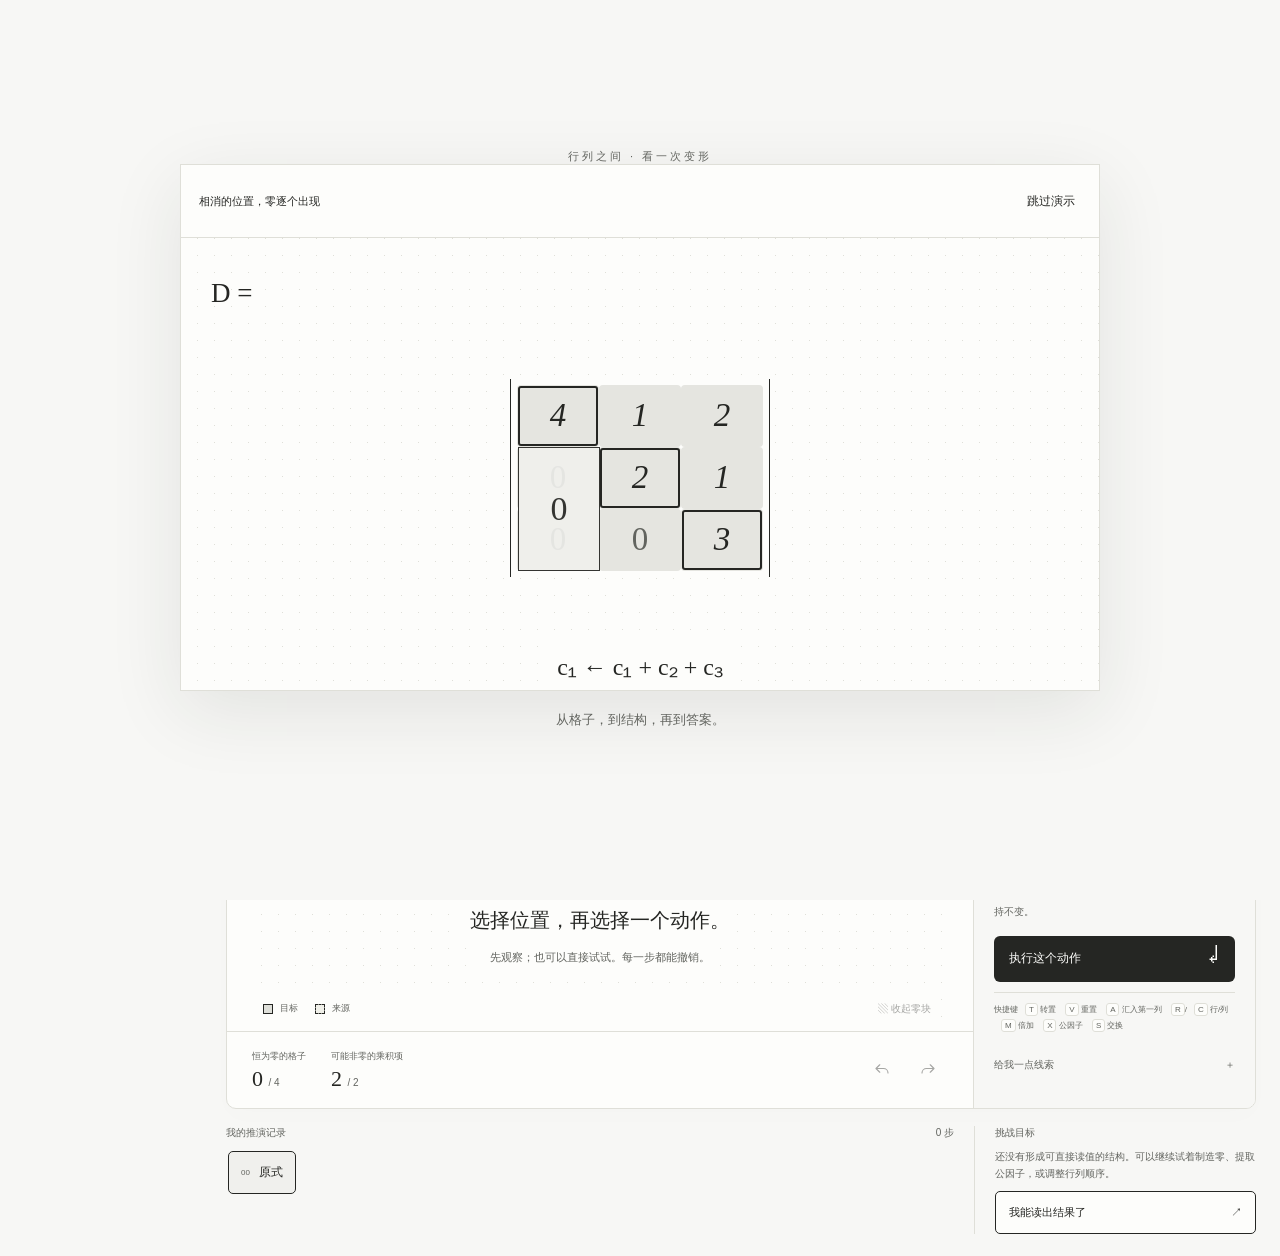
<file: index.html>
<!doctype html>
<html lang="zh-CN"><head><meta charset="UTF-8"><meta name="viewport" content="width=device-width,initial-scale=1"><meta name="theme-color" content="#f7f7f5"><meta name="description" content="由你决定下一步。自由选择行、列和变换，在声音与运动中发现行列式的结构。"><title>行列之间 — 由你决定下一步</title><link rel="stylesheet" href="styles.css"><link rel="stylesheet" href="play.css"></head>
<body class="free-play"><a class="skip" href="#main">跳到实验区</a><div class="app">
<aside class="sidebar bank-sidebar"><a class="brand" href="./" aria-label="行列之间首页"><span class="brand-mark"><i></i><i></i><i></i><i></i></span><span>行列之间<small>DETERMINANT LAB</small></span></a><div class="bank-heading"><strong>题库</strong><span id="bankProgress">0 / 78</span></div><button id="bankToggle" class="bank-toggle" aria-expanded="false">选择关卡 <span>⌄</span></button><div id="bankMenu" class="bank-menu" hidden><label class="bank-filter-label" for="bankFilter">题型</label><select id="bankFilter" class="bank-filter"><option value="all">全部题型</option></select><nav id="problemList" class="problem-list" aria-label="选择题目"></nav></div></aside>
<div class="main-shell"><header class="topbar"><div class="breadcrumb"><strong>行列式实验室</strong><span id="currentCategory">求和与消元</span></div><div class="top-actions"><button id="soundToggle" class="quiet-button" aria-pressed="true"><svg viewBox="0 0 24 24" aria-hidden="true"><path d="M4 9h4l5-4v14l-5-4H4ZM17 8a6 6 0 0 1 0 8M19 5a10 10 0 0 1 0 14"/></svg><span>音效开</span></button><button data-open="sound" class="quiet-button">试听 / 音量</button><details class="game-menu"><summary>怎么玩</summary><button id="replayTour">重看新手引导</button><button id="replayOpening">重播开屏</button><button data-open="help">操作规则</button></details></div></header>
<main id="main"><section class="problem-heading"><div><h1 id="problemTitle">01 · 求和与消元</h1><p id="problemNote">将行列式化成可以直接读值的结构。</p></div><div class="problem-navigation"><button id="demoButton" class="top-demo-button">▶ 看本题演示</button><label class="sr-only" for="problemPicker">切换题目</label><select id="problemPicker" aria-label="切换题目"></select><button id="previousProblem" class="icon-button" aria-label="上一题">←</button><button id="nextProblem" class="icon-button" aria-label="下一题">→</button></div></section><div id="principleCard" class="principle-card" hidden><span class="principle-tag">本关原理</span><span id="mengBadge" class="meng-badge" hidden>蒙</span><strong id="principleTitle"></strong><p id="principleText"></p></div>
<section class="workbench free-workbench" aria-label="自由操作实验台"><div class="experiment"><div class="canvas-toolbar"><div class="segmented" role="group" aria-label="显示模式"><button id="symbolicMode" class="active" aria-pressed="true">符号</button><button id="numericMode" aria-pressed="false">代入数字</button><button data-mode="definition" id="definitionMode">定义</button></div><div class="toolbar-right"><button id="previewToggle" class="quiet-button" aria-pressed="false">预览变化</button><button id="reset" class="icon-button" title="重新开始" aria-label="重新开始"><svg viewBox="0 0 24 24" aria-hidden="true"><path d="M4 9a8 8 0 1 1 0 6M4 3v6h6"/></svg></button></div></div>
<div id="numericControls" class="numeric-controls" hidden><label for="xValue">令 <i>x</i> = <output id="xOutput">2</output></label><input id="xValue" type="range" min="-3" max="3" value="2" step="1" aria-label="x 的取值"><span id="numericResult"></span></div>
<div class="free-stage" id="stage"><div id="stageCaption" class="play-caption">左键选目标，右键选来源；键盘也可以直接操作。</div><div class="board-area"><div id="lhs" class="math free-lhs">D =</div><div id="boardWrap" class="board-wrap"><div id="columnHandles" class="column-handles" aria-label="选择列"></div><div id="rowHandles" class="row-handles" aria-label="选择行"></div><div id="matrix" class="play-matrix" role="group" aria-label="当前行列式" data-tour-step="1"></div><div id="blocks" class="blocks" aria-hidden="true"></div><svg id="actionArrows" class="action-arrows" aria-hidden="true"></svg></div></div><div id="formula" class="math free-formula"></div><div id="feedback" class="play-feedback" role="status" aria-live="polite">先观察；也可以直接试试。每一步都能撤销。</div><div class="board-bottom"><div class="legend"><span class="target-key"></span>目标 <span class="source-key"></span>来源</div><button id="compress" class="text-button" aria-pressed="false">▧ 收起零块</button></div></div>
<div class="play-status"><div><span class="stat-label">恒为零的格子</span><strong id="zeroCount" data-tour-step="5">0 <small>/ 16</small></strong></div><div><span class="stat-label">可能非零的乘积项</span><strong id="termCount">24 <small>/ 24</small></strong></div><div class="undo-controls"><button id="undo" class="icon-button" aria-label="撤销" title="撤销"><svg viewBox="0 0 24 24" aria-hidden="true"><path d="M9 5 4 10l5 5M4 10h10a6 6 0 0 1 6 6"/></svg></button><button id="redo" class="icon-button" aria-label="重做" title="重做"><svg viewBox="0 0 24 24" aria-hidden="true"><path d="m15 5 5 5-5 5M20 10H10a6 6 0 0 0-6 6"/></svg></button></div></div></div>
<aside class="guide free-guide" aria-label="选择你的操作"><div class="guide-top"><span>你的操作台</span><span>自由选择</span></div><div class="selection-controls"><label>操作方向<select id="axis"><option value="column">按列</option><option value="row">按行</option></select></label><label>目标<select id="target" aria-label="目标行或列"></select></label><label id="sourceLabel">来源<select id="source" aria-label="来源行或列"></select></label></div><div class="selection-mode"><button id="pickTarget" aria-pressed="true">选目标</button><button id="pickSource" aria-pressed="false">选来源</button></div><p class="selection-tip" id="selectionTip">左键选目标，右键选来源；选中含公因子的行列后可直接提取。</p>
<div class="operation-grid" id="operations" role="group" aria-label="选择变换"><button data-op="add" class="op-tile active" aria-pressed="true"><span>±</span><strong>倍加 <kbd>M</kbd></strong><small>把另一行列加进来</small></button><button data-op="sum" class="op-tile" aria-pressed="false"><span>|←|</span><strong>全部汇入 <kbd>A</kbd></strong><small>其余行列一起来</small></button><button data-op="swap" class="op-tile" aria-pressed="false"><span>⇄</span><strong>交换 <kbd>S</kbd></strong><small>调换两个位置</small></button><button data-op="extractX" class="op-tile" aria-pressed="false"><span>↗</span><strong id="extractTitle">提出公因子 <kbd>X</kbd></strong><small id="extractHint">选中可提取的行列后一键执行</small></button><button data-op="scale" class="op-tile" aria-pressed="false"><span>×</span><strong>倍乘</strong><small>整行列乘一个数</small></button><button data-op="transpose" class="op-tile" aria-pressed="false"><span>⤢</span><strong>转置 <kbd>T</kbd></strong><small>行列互换看结构</small></button><button data-op="laplace" class="op-tile" aria-pressed="false"><span>▥</span><strong>拉普拉斯</strong><small>按行列展开</small></button></div>
<label class="coefficient-control" id="coefficientLabel">倍数 k <div class="coefficient-input"><input id="coefficient" value="-1" inputmode="text" aria-label="操作倍数" aria-describedby="coefficientHelp"><button id="coefficientAuto" type="button" title="自动计算倍数">自动计算</button></div><span id="coefficientHelp">选择目标和来源后自动计算；特殊结构才需要手动输入。</span></label><div class="next-operation free-next"><span>即将执行</span><div id="operationPreview" class="math"></div><p id="operationReason"></p></div><button id="apply" class="primary-button" data-tour-step="4"><span>执行这个动作</span><span>↵</span></button><div class="key-strip"><span>快捷键</span><kbd>T</kbd> 转置 <kbd>V</kbd> 重置 <kbd>A</kbd> 汇入第一列 <kbd>R</kbd>/<kbd>C</kbd> 行/列 <kbd>M</kbd> 倍加 <kbd>X</kbd> 公因子 <kbd>S</kbd> 交换</div><button id="hint" class="hint-button">给我一点线索 <span>＋</span></button><p id="hintText" class="hint-text" hidden></p><div id="demoAssist" class="demo-assist" hidden><strong>60 秒提示</strong><p>还没找到路线？点击题目标题旁的“看本题演示”观看最短参考路线。它不会改动你的进度。</p><div id="demoPanel" hidden></div></div></aside></section>
<section class="free-bottom"><div class="history-panel"><div class="section-label">我的推演记录 <span id="historyCount">0 步</span></div><div id="history" class="history-list"></div></div><div class="finish-panel"><div class="section-label">挑战目标</div><p id="structureText">让它成为能直接读值的结构。<br>不限定你用哪一种方法。</p><button id="readResult" class="result-button">我能看出答案了 <span>↗</span></button><button id="saveMoment" class="save-moment" hidden>保存这一刻</button><div id="result" class="result-content" hidden></div><div id="answerGate" class="answer-gate" data-tour-step="6" hidden><label for="answerInput">填写你的答案 <span>答案是行列式的值</span></label><div class="answer-row"><input id="answerInput" aria-label="填写行列式答案" inputmode="text" autocomplete="off" placeholder="例如 10 或 x^4"><button id="answerSubmit">提交答案</button></div><div id="answerPad" class="answer-pad" aria-label="答案数字键盘"></div><p id="answerFeedback" role="status"></p></div></div></section>
<div id="saveStatus" class="save-status" role="status"></div></main></div></div><dialog id="exitModal" class="exit-modal"><p id="exitMessage">不好玩吗？还是做题更方便，那么帮助到你学习行列式了，这就已经完成了此游戏的使命了~</p><div><button id="exitContinue" class="primary-button">继续玩</button><button id="exitOkay" class="tutorial-skip">好的</button></div></dialog>
<div id="openingDemo" class="opening-demo" hidden><div class="opening-inner"><div class="opening-kicker">行列之间 · 看一次变形</div><div class="experiment opening-experiment"><div class="canvas-toolbar"><span id="openingStep">观察：把其他列汇入第一列</span><button id="openingSkip" class="quiet-button">跳过演示</button></div><div class="free-stage"><div class="board-area"><div id="openingFactor" class="free-lhs math">D =</div><div id="openingMatrix" class="play-matrix scene-matrix"></div></div><div id="openingFormula" class="free-formula math">c₁ ← c₁ + c₂ + c₃</div></div></div><p>从格子，到结构，再到答案。</p></div></div>
<div id="tutorialOverlay" class="tutorial-overlay" hidden><div id="tourSpotlight" aria-hidden="true"></div><div class="tutorial-card" role="dialog" aria-labelledby="tutorialTitle"><div id="tutorialStepLabel" class="tutorial-kicker"></div><h2 id="tutorialTitle"></h2><p id="tutorialText"></p><span id="tutorialHint" class="sr-only"></span><button id="tutorialNext" class="primary-button">先看这里</button><button id="tutorialSkip" class="tutorial-skip">跳过引导</button></div></div>
<dialog id="demoDialog" class="demo-dialog"><div class="dialog-top"><div><span class="demo-kicker">本题演示 · 不会改变你的路线</span><h2 id="demoTitle">观看这道题如何变简单</h2></div><button id="demoClose" class="icon-button" aria-label="关闭演示">×</button></div><div class="demo-board"><div id="demoStepLabel" class="demo-step-label">准备开始</div><div id="demoFactor" class="math demo-factor">D =</div><div id="demoMatrix" class="play-matrix scene-matrix demo-matrix"></div><div id="demoScene"></div><div id="demoFormula" class="math demo-formula"></div></div><div class="demo-footer"><p id="demoReason">演示会按这道题的参考路线播放，最后自动显示答案。</p><div class="demo-controls"><button id="demoPlay" class="primary-button">暂停</button><button id="demoStep">单步</button><button id="demoReplay">重播</button><label>速度 <select id="demoSpeed"><option value="0.5">0.5×</option><option value="1" selected>1×</option><option value="2">2×</option><option value="4">4×</option></select></label></div></div></dialog>
<dialog id="infoDialog"><div class="dialog-top"><h2 id="dialogTitle"></h2><button id="closeDialog" class="icon-button" aria-label="关闭"><svg viewBox="0 0 24 24" aria-hidden="true"><path d="m6 6 12 12M18 6 6 18"/></svg></button></div><div id="dialogContent"></div></dialog><div id="srStatus" class="sr-only" role="status" aria-live="polite"></div><script src="engine.js"></script><script src="symbolic.js"></script><script src="sound.js"></script><script src="problems.js"></script><script src="motion.js"></script><script src="app.js"></script></body></html>
</file>
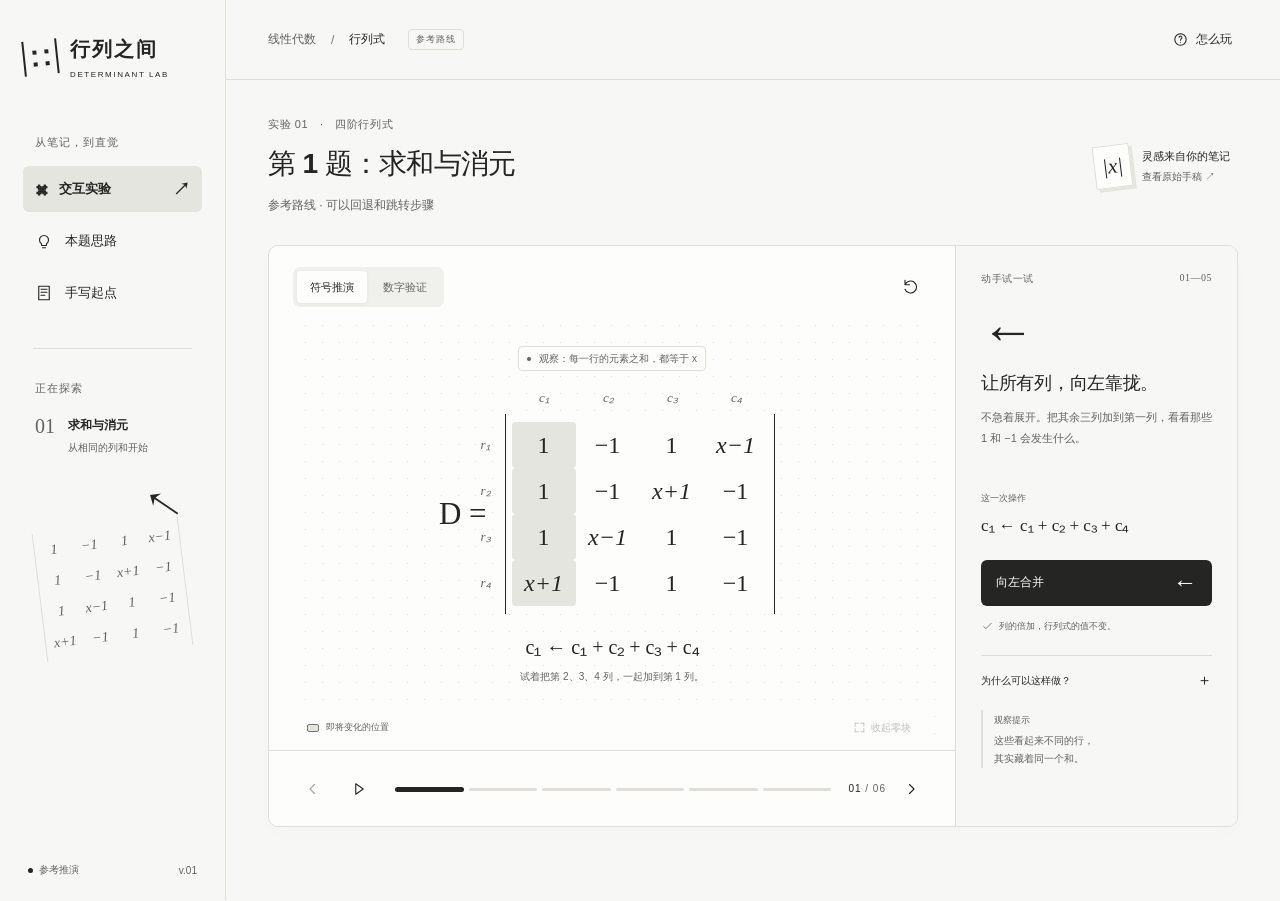
<file: guide.html>
<!doctype html>
<html lang="zh-CN">
<head>
  <meta charset="UTF-8">
  <meta name="viewport" content="width=device-width,initial-scale=1">
  <meta name="theme-color" content="#f7f7f5">
  <meta name="description" content="行列之间：让行列式的每一步变形都看得见。白灰黑交互教学模板。">
  <title>行列之间 — 行列式动态实验室</title>
  <link rel="icon" href="data:image/svg+xml,%3Csvg xmlns='http://www.w3.org/2000/svg' viewBox='0 0 40 40'%3E%3Crect width='40' height='40' rx='8' fill='%23232323'/%3E%3Cpath d='M10 9v22M30 9v22M16 15h2m4 0h2m-8 10h2m4 0h2' stroke='white' stroke-width='2'/%3E%3C/svg%3E">
  <link rel="stylesheet" href="styles.css">
</head>
<body>
<a class="skip" href="#main">跳到实验区</a>
<div class="app">
  <aside class="sidebar" aria-label="实验导航">
    <a class="brand" href="./" aria-label="行列之间首页"><span class="brand-mark"><i></i><i></i><i></i><i></i></span><span>行列之间<small>DETERMINANT LAB</small></span></a>
    <div class="sidebar-body">
      <div class="nav-caption">从笔记，到直觉</div>
      <button class="nav-item selected" id="labNav" aria-current="page"><span class="nav-icon">⌘</span>交互实验<span class="nav-arrow">↗</span></button>
      <button class="nav-item" data-open="idea"><svg viewBox="0 0 24 24" aria-hidden="true"><path d="M9 18h6M10 21h4M8.5 15.5a6 6 0 1 1 7 0L15 18H9Z"/></svg>本题思路</button>
      <button class="nav-item" data-open="note"><svg viewBox="0 0 24 24" aria-hidden="true"><path d="M5 3h14v18H5zM8 7h8M8 11h8M8 15h5"/></svg>手写起点</button>
      <div class="sidebar-rule"></div>
      <div class="nav-caption">正在探索</div>
      <div class="chapter"><span>01</span><div>求和与消元<small>从相同的列和开始</small></div></div>
      <div class="side-illustration" aria-hidden="true"><span>1</span><span>−1</span><span>1</span><span>x−1</span><span>1</span><span>−1</span><span>x+1</span><span>−1</span><span>1</span><span>x−1</span><span>1</span><span>−1</span><span>x+1</span><span>−1</span><span>1</span><span>−1</span><div class="side-arrow">↖</div></div>
      
    </div>
    <div class="sidebar-foot"><span class="status-dot"></span> 参考推演 <span>v.01</span></div>
  </aside>
  <div class="main-shell">
    <header class="topbar"><div class="breadcrumb">线性代数<span>/</span><strong>行列式</strong><span class="preview-badge">参考路线</span></div><button class="quiet-button" data-open="help"><svg viewBox="0 0 24 24" aria-hidden="true"><circle cx="12" cy="12" r="8"/><path d="M10 9a2 2 0 1 1 3 2c-1 1-1 1-1 2M12 16h.01"/></svg>怎么玩</button></header>
    <main id="main">
      <section class="page-intro"><div><div class="eyebrow">实验 01 <span>·</span> 四阶行列式</div><h1>第 1 题：求和与消元</h1><p>参考路线 · 可以回退和跳转步骤</p></div><button class="original-button" data-open="note"><span class="note-mini" aria-hidden="true">|x|</span><span>灵感来自你的笔记<small>查看原始手稿 ↗</small></span></button></section>
      <section class="workbench" aria-label="行列式交互实验台">
        <div class="experiment">
          <div class="canvas-toolbar"><div class="segmented" role="group" aria-label="显示模式"><button class="active" id="symbolicMode" aria-pressed="true">符号推演</button><button id="numericMode" aria-pressed="false">数字验证</button></div><button id="reset" class="icon-button" aria-label="重新开始" title="重新开始"><svg viewBox="0 0 24 24" aria-hidden="true"><path d="M4 9a8 8 0 1 1 0 6M4 3v6h6"/></svg></button></div>
          <div class="numeric-controls" id="numericControls" hidden><label for="xValue">令 <i>x</i> = <output id="xOutput">2</output></label><input id="xValue" type="range" min="-3" max="3" step="1" value="2" aria-label="x 的取值"><span id="numericResult"></span></div>
          <div class="matrix-stage" id="stage">
            <div class="stage-caption"><span class="live-dot"></span><span id="stageCaption">观察：每一行的元素之和，都等于 x</span></div>
            <div class="equation"><div class="lhs math" id="lhs">D =</div><div class="matrix-wrap" id="matrixWrap"><div class="column-labels" aria-hidden="true"><span>c₁</span><span>c₂</span><span>c₃</span><span>c₄</span></div><div class="row-labels" aria-hidden="true"><span>r₁</span><span>r₂</span><span>r₃</span><span>r₄</span></div><div class="matrix" id="matrix" role="img" aria-label="四阶行列式"></div><svg class="arrows" id="arrows" viewBox="0 0 360 304" aria-hidden="true"><defs><marker id="arrowHead" markerWidth="6" markerHeight="6" refX="5" refY="3" orient="auto"><path d="M0 0L6 3L0 6" fill="currentColor"/></marker></defs><g id="arrowPaths"></g></svg><div class="block-overlay" id="zeroBlock" hidden><span>0</span><small>2 × 2 零块</small></div></div><div class="final-answer math" id="finalAnswer" hidden>= x<sup>4</sup></div></div>
            <div class="operation-formula math" id="operationFormula">c₁ ← c₁ + c₂ + c₃ + c₄</div>
            <p class="canvas-note" id="canvasNote">试着把第 2、3、4 列，一起加到第 1 列。</p>
            <div class="canvas-bottom"><span><span class="legend-line"></span>即将变化的位置</span><button id="compress" class="text-button" aria-pressed="false" disabled><svg viewBox="0 0 24 24" aria-hidden="true"><path d="M4 4h6M4 4v6M20 4h-6M20 4v6M4 20h6M4 20v-6M20 20h-6M20 20v-6"/></svg>收起零块</button></div>
          </div>
          <div class="playback"><button id="prev" class="icon-button" aria-label="上一步" disabled><svg viewBox="0 0 24 24" aria-hidden="true"><path d="m14 6-6 6 6 6"/></svg></button><button id="play" class="icon-button" aria-label="自动演示" title="自动演示"><svg viewBox="0 0 24 24" aria-hidden="true"><path d="m9 5 10 7-10 7Z"/></svg></button><div class="timeline" id="timeline" aria-label="推演步骤"></div><span class="step-counter"><strong id="stepCurrent">01</strong> / 06</span><button id="next" class="icon-button" aria-label="下一步"><svg viewBox="0 0 24 24" aria-hidden="true"><path d="m10 6 6 6-6 6"/></svg></button></div>
        </div>
        <aside class="guide" aria-label="当前步骤说明"><div class="guide-top"><span>动手试一试</span><span id="guideNumber">01—05</span></div><div class="gesture" id="gesture" aria-hidden="true">←</div><h2 id="stepTitle">让所有列，向左靠拢。</h2><p id="stepDescription">不急着展开。把其余三列加到第一列，看看那些 1 和 −1 会发生什么。</p><div class="next-operation"><span id="operationLabel">这一次操作</span><div class="math" id="guideFormula">c₁ ← c₁ + c₂ + c₃ + c₄</div></div><button id="action" class="primary-button"><span id="actionText">向左合并</span><span id="actionArrow">←</span></button><div class="invariant"><svg viewBox="0 0 24 24" aria-hidden="true"><path d="m5 12 4 4L19 6"/></svg><span id="invariantText">列的倍加，行列式的值不变。</span></div><div class="guide-divider"></div><button id="why" class="why-button" aria-expanded="false"><span>为什么可以这样做？</span><span>＋</span></button><p class="why-detail" id="whyDetail" hidden></p><div class="micro-tip"><span>观察提示</span><p id="observation">这些看起来不同的行，<br>其实藏着同一个和。</p></div></aside>
      </section>
      
      
    </main>
  </div>
</div>
<div id="announcement" class="sr-only" role="status" aria-live="polite"></div>
<dialog id="infoDialog"><div class="dialog-top"><h2 id="dialogTitle"></h2><button id="closeDialog" class="icon-button" aria-label="关闭"><svg viewBox="0 0 24 24" aria-hidden="true"><path d="m6 6 12 12M18 6 6 18"/></svg></button></div><div id="dialogContent"></div></dialog>
<script src="engine.js"></script><script src="guide.js"></script>
</body>
</html>
</file>
<file: styles.css>
@charset "UTF-8";
:root{--bg:#f7f7f5;--paper:#fdfdfb;--surface:#f0f0ed;--surface-strong:#e5e5e0;--ink:#252623;--secondary:#62645f;--muted:#73766e;--line:#dfdfd8;--accent:#252623;--accent-text:#fdfdfb;--radius:10px;--ease:cubic-bezier(.22,1,.36,1);--ui:180ms;--motion:850ms;--font:"Segoe UI","Microsoft YaHei","PingFang SC",sans-serif;--math:"Cambria Math",Cambria,"Times New Roman",serif}
*{box-sizing:border-box}body{margin:0;background:var(--bg);color:var(--ink);font-family:var(--font);font-size:14px;-webkit-font-smoothing:antialiased}button,input{font:inherit}button,a,input{-webkit-tap-highlight-color:transparent}button{cursor:pointer;color:inherit}button{border:0;background:none}button:disabled{opacity:.4;cursor:default}button:not(:disabled):active{transform:translateY(1px)}button:focus-visible,a:focus-visible,input:focus-visible{outline:2px solid var(--ink);outline-offset:4px}button, a{touch-action:manipulation}a{color:inherit;text-decoration:none}svg{width:20px;height:20px;fill:none;stroke:currentColor;stroke-width:1.5;stroke-linecap:round;stroke-linejoin:round;flex-shrink:0}p{line-height:1.85}sup{font-size:.6em}.math{font-family:var(--math);font-weight:400;letter-spacing:0}.sr-only{position:absolute;width:1px;height:1px;overflow:hidden;clip:rect(0,0,0,0);white-space:nowrap}.skip{position:fixed;top:-100px;left:16px;z-index:10;padding:12px;background:var(--ink);color:var(--paper)}.skip:focus{top:12px}.app{display:grid;grid-template-columns:226px minmax(0,1fr);min-height:100dvh}.sidebar{display:flex;flex-direction:column;border-right:1px solid var(--line);padding:36px 23px 23px;min-height:100dvh}.brand{display:flex;align-items:center;gap:12px;font-size:20px;font-weight:650;letter-spacing:2px}.brand small{display:block;font-size:8px;letter-spacing:1.6px;font-weight:500;margin-top:7px}.brand-mark{width:35px;height:35px;border-left:2px solid var(--ink);border-right:2px solid var(--ink);display:grid;grid-template-columns:repeat(2,4px);justify-content:center;align-content:center;gap:8px;transform:rotate(-6deg)}.brand-mark i{width:4px;height:4px;background:var(--ink)}.sidebar-body{padding-top:56px}.nav-caption{font-size:11px;color:var(--secondary);margin:0 12px 16px;letter-spacing:1px}.nav-item{display:flex;align-items:center;width:100%;gap:12px;padding:0 12px;height:46px;font-size:13px;margin:6px 0;border-radius:6px;position:relative;text-align:left}.nav-item.selected{background:var(--surface-strong);font-weight:600}.nav-icon{font-size:23px;line-height:1}.nav-arrow{margin-left:auto;font-size:17px}.nav-item svg{width:18px;height:18px}.sidebar-rule{height:1px;background:var(--line);margin:32px 10px}.chapter{display:flex;gap:13px;padding:3px 12px}.chapter>span{font-family:var(--math);font-size:20px;color:var(--secondary)}.chapter>div{font-size:12px;line-height:1.7;font-weight:600}.chapter small{display:block;font-size:10px;font-weight:400;color:var(--secondary);margin-top:4px}.side-illustration{position:relative;font:italic 14px var(--math);display:grid;grid-template-columns:repeat(4,1fr);gap:15px 3px;text-align:center;margin:66px 16px 24px;padding:10px 3px;color:var(--secondary);border-left:1px solid var(--line);border-right:1px solid var(--line);transform:rotate(-7deg)}.side-arrow{position:absolute;right:-7px;top:-40px;font-size:42px;color:var(--ink);transform:rotate(-12deg)}.side-thought{text-align:center;font-size:12px;color:var(--secondary);line-height:1.9}.sidebar-foot{margin-top:auto;padding:58px 5px 0;font-size:10px;color:var(--secondary);display:flex;align-items:center;gap:6px}.sidebar-foot>span:last-child{margin-left:auto}.status-dot,.live-dot{display:inline-block;width:5px;height:5px;border-radius:50%;background:var(--ink)}.topbar{height:80px;border-bottom:1px solid var(--line);padding:0 42px;display:flex;align-items:center;justify-content:space-between}.breadcrumb{display:flex;align-items:center;gap:15px;color:var(--secondary);font-size:12px}.breadcrumb strong{font-weight:500;color:var(--ink)}.breadcrumb>span:not(.preview-badge){color:var(--muted)}.preview-badge{font-size:9px;border:1px solid var(--line);padding:3px 7px;margin-left:8px;border-radius:4px;letter-spacing:1px}.quiet-button{display:flex;align-items:center;gap:7px;font-size:12px;min-height:44px}.quiet-button svg{width:17px;height:17px}main{max-width:1420px;margin:0 auto;padding:37px 42px 0}.page-intro{display:flex;justify-content:space-between;align-items:center;margin-bottom:29px;gap:20px}.eyebrow{font-size:11px;color:var(--secondary);letter-spacing:.6px}.eyebrow span{margin:0 8px}h1{font-size:clamp(23px,2.2vw,34px);font-weight:570;letter-spacing:-.7px;margin:12px 0 9px;line-height:1.45}.page-intro p{margin:0;color:var(--secondary);font-size:12px}.original-button{display:flex;gap:11px;align-items:center;text-align:left;font-size:11px;padding:8px;flex-shrink:0}.original-button small{display:block;font-size:10px;color:var(--secondary);margin-top:6px}.note-mini{font:italic 21px var(--math);width:37px;height:43px;border:1px solid var(--line);background:var(--paper);box-shadow:3px 3px 0 var(--surface-strong);display:flex;align-items:center;justify-content:center;transform:rotate(-7deg)}.workbench{display:grid;grid-template-columns:minmax(0,1fr) 282px;border:1px solid var(--line);border-radius:var(--radius);background:var(--paper);overflow:hidden;box-shadow:0 8px 24px #33332b03}.experiment{min-width:0;display:flex;flex-direction:column}.canvas-toolbar{padding:21px 24px 0;display:flex;align-items:center;justify-content:space-between;gap:8px;min-height:58px}.segmented{display:inline-flex;gap:3px;background:var(--surface);padding:4px;border-radius:7px}.segmented button{padding:0 13px;min-height:32px;font-size:11px;border-radius:4px;color:var(--secondary)}.segmented button.active{background:var(--paper);color:var(--ink);box-shadow:0 1px 4px #2526230c}.icon-button{width:40px;min-height:40px;display:inline-flex;align-items:center;justify-content:center;border-radius:5px;flex-shrink:0}.icon-button svg{width:18px;height:18px}.matrix-stage{position:relative;min-height:390px;flex:1;background-image:radial-gradient(var(--line) .7px,transparent .7px);background-size:17px 17px;background-position:8px 9px;margin:18px 20px 0;border-radius:6px;overflow:hidden;display:flex;align-items:center;flex-direction:column;padding:21px 12px 0}.stage-caption{display:flex;align-items:center;gap:8px;font-size:10px;color:var(--secondary);text-align:center;z-index:1;background:var(--paper);padding:3px 8px;border:1px solid var(--line);border-radius:4px;min-height:25px}.live-dot{width:4px;height:4px;background:var(--secondary)}.equation{display:flex;align-items:center;justify-content:center;width:100%;gap:18px;margin:42px 0 17px;position:relative;padding-right:35px;min-height:202px}.lhs{font-size:31px;white-space:nowrap;min-width:72px;text-align:right}.matrix-wrap{position:relative;flex-shrink:0;--cell:64px;--row:46px}.matrix{display:grid;grid-template-columns:repeat(4,var(--cell));grid-template-rows:repeat(4,var(--row));padding:8px 6px;border-left:1.7px solid var(--ink);border-right:1.7px solid var(--ink);position:relative;background:var(--paper);isolation:isolate}.cell{font:italic 24px var(--math);display:flex;align-items:center;justify-content:center;position:relative;z-index:1;transition:opacity var(--ui) ease,background var(--ui) ease;border-radius:4px;white-space:nowrap}.cell.highlight{background:var(--surface-strong);color:var(--ink)}.cell.constant{font-style:normal}.cell.zero{color:var(--secondary)}.cell.zero.covered{opacity:0}.column-labels{position:absolute;display:grid;grid-template-columns:repeat(4,var(--cell));top:-25px;left:8px;font:italic 13px var(--math);color:var(--secondary);text-align:center}.row-labels{position:absolute;display:grid;grid-template-rows:repeat(4,var(--row));align-items:center;left:-24px;top:8px;font:italic 13px var(--math);color:var(--secondary)}.arrows{position:absolute;width:calc(100% + 56px);height:calc(100% + 58px);top:-42px;left:-28px;pointer-events:none;color:var(--secondary);z-index:3;overflow:visible}.arrows path.motion-path{stroke:currentColor;stroke-width:1.4;fill:none;marker-end:url(#arrowHead);opacity:.75}.arrow-static{opacity:.45}.matrix-stage.moving .motion-path{stroke-dasharray:400;animation:trace var(--motion) var(--ease) both}.matrix-stage.moving .cell.affected{animation:change var(--motion) ease both}.moving[data-motion="left"] .cell.affected{animation-name:flowLeft}.moving[data-motion="up"] .cell.affected{animation-name:flowUp}.moving[data-motion="extract"] .cell.affected{animation-name:extract}.moving[data-motion="diagonal"] .cell.affected{animation-name:diagonal}.final-answer{font-size:31px;position:absolute;right:0;background:var(--paper);padding:8px 3px}.operation-formula{font-size:20px;min-height:29px;background:var(--paper);padding:2px 12px;text-align:center}.canvas-note{font-size:10px;color:var(--secondary);margin:5px 0 18px;min-height:19px;text-align:center;max-width:90%}.canvas-bottom{width:100%;margin-top:auto;display:flex;justify-content:space-between;align-items:center;gap:10px;min-height:45px;color:var(--secondary);font-size:9px;background:var(--paper);padding:0 6px}.canvas-bottom>span{display:flex;align-items:center;gap:7px}.legend-line{width:12px;height:8px;background:var(--surface-strong);border:1px solid var(--muted);border-radius:2px}.text-button{display:flex;align-items:center;gap:5px;font-size:10px;min-height:44px}.text-button svg{width:13px;height:13px}.playback{display:flex;gap:5px;align-items:center;min-height:76px;padding:12px 24px;border-top:1px solid var(--line);margin-top:0}.timeline{display:flex;align-items:center;justify-content:center;gap:5px;flex:1;padding:0 12px}.timeline button{height:40px;flex:1;min-width:10px;position:relative;padding:0}.timeline button:before{content:"";height:3px;position:absolute;inset:19px 0 auto;border-radius:3px;background:var(--line)}.timeline button.past:before{background:var(--secondary)}.timeline button.current:before{background:var(--ink);height:5px;top:18px}.step-counter{white-space:nowrap;color:var(--secondary);font-size:10px;letter-spacing:1px}.step-counter strong{color:var(--ink);font-weight:500}.guide{padding:26px 25px 21px;border-left:1px solid var(--line);background:var(--bg)}.guide-top{display:flex;justify-content:space-between;font-size:10px;color:var(--secondary);letter-spacing:.5px}.guide-top span:last-child{font-family:var(--math)}.gesture{font:54px var(--math);height:70px;display:flex;align-items:center;margin:10px 0 3px}.guide h2{font-size:18px;font-weight:550;line-height:1.6;margin:0 0 9px;letter-spacing:-.3px}.guide>p{color:var(--secondary);font-size:11px;line-height:1.9;min-height:63px;margin:0}.next-operation{margin:18px 0 20px}.next-operation>span{font-size:9px;color:var(--secondary)}.next-operation>div{font-size:17px;line-height:1.6;margin-top:7px;min-height:28px}.primary-button{background:var(--ink);color:var(--accent-text);width:100%;height:46px;border-radius:6px;padding:0 15px;font-size:12px;display:flex;align-items:center;justify-content:space-between;transition:background var(--ui),transform var(--ui)}.primary-button>span:last-child{font:24px var(--math)}.invariant{display:flex;align-items:flex-start;gap:5px;margin:12px 0 0;font-size:9px;color:var(--secondary);line-height:1.8}.invariant svg{width:13px;height:13px;margin-top:2px}.guide-divider{height:1px;background:var(--line);margin:21px 0 5px}.why-button{display:flex;align-items:center;justify-content:space-between;width:100%;min-height:40px;padding:0;font-size:10px}.why-button>span:last-child{font-size:15px}.guide .why-detail{font-size:11px;margin:6px 0 8px;min-height:0}.micro-tip{margin-top:9px;border-left:2px solid var(--line);padding-left:11px}.micro-tip>span{font-size:9px;color:var(--secondary)}.micro-tip p{font-size:10px;line-height:1.8;margin:5px 0 0;color:var(--secondary)}.bottom-grid{display:grid;grid-template-columns:1fr 282px;gap:26px;margin:25px 0 0}.section-label{font-size:10px;color:var(--secondary);margin-bottom:13px}.route-items{display:flex;align-items:center;gap:13px;font-size:10px;color:var(--secondary);line-height:2}.route-items i{font-style:normal;color:var(--muted)}.route-items .current{color:var(--ink);font-weight:600;border-bottom:1px solid var(--ink)}.notebook{display:flex;gap:12px;border-left:1px solid var(--line);padding-left:22px}.notebook-mark{font:38px var(--math);line-height:1;color:var(--secondary)}.notebook p{font-size:10px;line-height:1.85;margin:0;color:var(--secondary)}.notebook strong{font-weight:500;color:var(--ink)}.page-footer{margin-top:32px;padding:19px 0;border-top:1px solid var(--line);display:flex;justify-content:space-between;gap:12px;color:var(--secondary);font-size:9px}.dot-sep{margin:0 8px}.numeric-controls{display:flex;align-items:center;gap:12px;flex-wrap:wrap;padding:15px 30px 0;font-size:11px;min-height:40px}.numeric-controls label{white-space:nowrap}.numeric-controls output{font-weight:600;display:inline-block;width:15px}input[type=range]{accent-color:var(--ink);width:120px;height:24px;cursor:pointer}#numericResult{margin-left:auto;font-family:var(--math);font-size:14px}#numericControls:not([hidden])+.matrix-stage{margin-top:8px}.block-overlay{position:absolute;left:calc(8px + 2 * var(--cell));top:calc(8px + 2 * var(--row));width:calc(2 * var(--cell));height:calc(2 * var(--row));background:var(--surface);border:1px solid var(--muted);border-radius:4px;z-index:4;display:flex;flex-direction:column;align-items:center;justify-content:center;pointer-events:none;animation:blockIn .25s var(--ease)}.block-overlay span{font:40px var(--math)}.block-overlay small{font-size:8px;color:var(--secondary)}dialog{width:min(720px,calc(100vw - 30px));max-height:86dvh;overflow:auto;border:1px solid var(--line);border-radius:12px;padding:24px 28px;background:var(--paper);color:var(--ink);box-shadow:0 20px 90px #25262320}dialog::backdrop{background:#25262366;backdrop-filter:blur(3px)}.dialog-top{display:flex;align-items:center;justify-content:space-between;gap:12px;border-bottom:1px solid var(--line);padding-bottom:12px;margin-bottom:18px}.dialog-top h2{font-size:20px;font-weight:550;margin:0}#dialogContent{font-size:14px;line-height:1.85;color:var(--secondary)}#dialogContent strong{font-weight:600;color:var(--ink)}#dialogContent img{display:block;width:100%;height:auto;border:1px solid var(--line);border-radius:4px}#dialogContent ol{padding-left:23px}#dialogContent li{padding:6px 0}#dialogContent .math{font-size:21px;color:var(--ink)}#dialogContent .callout{padding:15px 18px;border-left:2px solid var(--ink);background:var(--surface);margin:20px 0}.key{display:inline-flex;align-items:center;justify-content:center;min-width:28px;height:26px;border:1px solid var(--line);background:var(--surface);border-radius:4px;margin:0 4px;font-size:12px}.help-row{margin:10px 0}.end-sweep{position:absolute;inset:0;background:linear-gradient(115deg,transparent 20%,#ffffffcc 47%,transparent 72%);transform:translateX(-150%);pointer-events:none;animation:sweep .9s var(--ease)}[hidden]{display:none!important}
@media(hover:hover){.nav-item:not(.selected):hover,.icon-button:not(:disabled):hover,.quiet-button:hover,.original-button:hover{background:var(--surface)}.primary-button:not(:disabled):hover{background:var(--secondary)}.timeline button:hover:before{background:var(--secondary)}.why-button:hover,.text-button:not(:disabled):hover{color:var(--ink)}}
@keyframes trace{from{stroke-dashoffset:400;opacity:0}20%{opacity:.85}to{stroke-dashoffset:0;opacity:.85}}@keyframes change{0%,35%{opacity:.2}100%{opacity:1}}@keyframes flowLeft{0%{transform:translateX(28px);opacity:.15}100%{transform:translateX(0);opacity:1}}@keyframes flowUp{0%{transform:translateY(25px);opacity:.15}100%{transform:translateY(0);opacity:1}}@keyframes extract{0%{transform:scale(.88);opacity:.15}100%{transform:scale(1);opacity:1}}@keyframes diagonal{0%{transform:translate(-15px,-15px);opacity:.1}100%{transform:translate(0,0);opacity:1}}@keyframes blockIn{from{transform:scale(.94);opacity:0}to{transform:scale(1);opacity:1}}@keyframes sweep{to{transform:translateX(150%)}}
@media(min-width:1550px){main{padding-top:47px}.matrix-wrap{--cell:76px;--row:53px}.matrix-stage{min-height:448px}.guide{padding:30px}.guide h2{font-size:21px}.guide>p{font-size:13px}.guide-top{font-size:12px}.next-operation>div{font-size:20px}.workbench{grid-template-columns:minmax(0,1fr) 310px}.gesture{margin-top:20px;margin-bottom:10px}.primary-button{height:50px;font-size:14px}.guide .why-button,.micro-tip p,.invariant{font-size:11px}.canvas-note,.canvas-bottom,.stage-caption{font-size:12px}.cell{font-size:28px}.equation{margin-top:51px;margin-bottom:25px}.original-button{font-size:12px}.bottom-grid{grid-template-columns:1fr 310px}.route-items,.notebook p{font-size:12px}.section-label,.page-footer{font-size:11px}}
@media(max-width:1200px){.app{grid-template-columns:190px minmax(0,1fr)}.sidebar{padding-left:16px;padding-right:16px}.brand{font-size:18px;gap:8px}.brand small{font-size:7px}.topbar{padding:0 28px}main{padding:30px 28px 0}.workbench{grid-template-columns:minmax(0,1fr) 248px}.guide{padding:24px 20px}.matrix-wrap{--cell:53px;--row:44px}.cell{font-size:22px}.equation{gap:10px;padding-right:14px}.lhs{font-size:26px;min-width:53px}.original-button{display:none}.guide h2{font-size:16px}.bottom-grid{grid-template-columns:1fr 248px;gap:12px}.route-items{gap:7px;font-size:9px}.notebook{padding-left:16px}.final-answer{font-size:26px}.canvas-toolbar{padding-left:17px;padding-right:17px}.matrix-stage{margin-left:12px;margin-right:12px}.playback{padding:12px 15px}}
@media(max-width:980px){.app{grid-template-columns:76px minmax(0,1fr)}.sidebar{padding:27px 17px}.brand>span:last-child,.nav-caption,.nav-item,.chapter,.side-illustration,.side-thought,.sidebar-rule,.sidebar-foot{display:none}.brand-mark{width:36px;height:36px}.sidebar-body{padding-top:38px}.nav-item.selected{display:flex;padding:0;justify-content:center;font-size:0;width:42px;height:44px}.nav-item.selected .nav-icon{font-size:25px}.nav-arrow{display:none}.topbar{height:72px}main{padding-top:29px}.page-intro{margin-bottom:23px}.workbench{grid-template-columns:minmax(0,1fr) 235px}.guide{padding:24px 18px}.matrix-wrap{--cell:52px;--row:45px}.matrix-stage{min-height:390px}.bottom-grid{grid-template-columns:1fr}.notebook{display:none}.route-items{font-size:11px;gap:17px}.final-answer{right:-5px;font-size:23px}.equation{padding-right:9px;gap:10px}.lhs{min-width:48px;font-size:24px}}
@media(max-width:740px){.app{display:block}.sidebar{display:none}.topbar{height:62px;padding:0 20px}.breadcrumb{font-size:11px;gap:10px}.preview-badge{margin-left:0}.quiet-button{font-size:11px}main{padding:25px 18px 0}.eyebrow{font-size:10px}.page-intro{margin-bottom:22px}h1{font-size:25px;letter-spacing:-.5px;margin-top:11px}.page-intro p{font-size:11px}.workbench{grid-template-columns:1fr;border-radius:8px}.guide{border-left:0;border-top:1px solid var(--line);display:grid;grid-template-columns:44px 1fr;gap:0 13px;padding:22px}.guide-top{grid-column:1/-1;margin-bottom:16px}.gesture{grid-row:2/4;grid-column:1;font-size:39px;margin:0;height:51px}.guide h2{grid-column:2;margin:0;font-size:18px}.guide>p{grid-column:2;min-height:0;margin-top:6px;font-size:12px}.next-operation{grid-column:1/-1;margin:18px 0 15px;display:flex;justify-content:space-between;align-items:center;gap:12px}.next-operation>div{margin:0;font-size:19px;min-height:0}.next-operation>span{font-size:10px}.primary-button,.invariant,.guide-divider,.why-button,.why-detail,.micro-tip{grid-column:1/-1}.primary-button{font-size:13px;min-height:48px}.invariant{font-size:11px}.why-button{font-size:12px}.guide .why-detail{font-size:12px;line-height:1.85}.guide-divider{margin:16px 0 3px}.micro-tip{display:none}.canvas-toolbar{padding:15px 18px 0}.segmented button{min-height:36px;font-size:11px}.matrix-stage{min-height:370px;margin:13px 11px 0;padding-top:15px}.equation{gap:14px;margin:41px 0 18px;padding-right:15px}.matrix-wrap{--cell:57px;--row:43px}.lhs{font-size:26px;min-width:46px}.cell{font-size:23px}.stage-caption{font-size:9px;padding:5px 7px}.operation-formula{font-size:19px}.canvas-note{font-size:10px}.canvas-bottom{font-size:9px}.text-button{font-size:10px}.playback{padding:9px 15px;min-height:66px}.playback .icon-button{width:36px}.timeline{padding:0 5px}.bottom-grid{margin-top:21px}.route-items{font-size:10px;gap:10px;justify-content:space-between}.section-label{font-size:10px}.page-footer{font-size:9px;margin-top:23px;flex-direction:column;align-items:center;gap:6px;padding-top:15px;padding-bottom:18px}.numeric-controls{padding:12px 20px 0;font-size:10px;gap:8px}.numeric-controls input{width:110px}#numericResult{font-size:12px}.final-answer{right:2px;font-size:25px}.canvas-bottom>span{font-size:8px}}
@media(max-width:380px){main{padding-left:12px;padding-right:12px}h1{font-size:22px}.matrix-wrap{--cell:47px;--row:42px}.cell{font-size:21px}.equation{gap:9px;padding-right:12px}.lhs{font-size:23px;min-width:39px}.matrix-stage{margin-left:5px;margin-right:5px;padding-left:7px;padding-right:7px}.row-labels{left:-18px;font-size:11px}.operation-formula{font-size:17px}.guide{padding:18px}.route-items{gap:4px;font-size:9px}.stage-caption{font-size:8px}.preview-badge{display:none}.numeric-controls input{width:84px}.final-answer{font-size:21px;right:-1px}}
@media(max-width:740px){.next-operation{display:block}.next-operation>div{margin-top:7px;font-size:17px}.final-answer{display:none!important}.matrix-wrap{--cell:51px}.equation{padding-right:7px;gap:15px}.lhs{min-width:0;flex-shrink:0}.primary-button{position:fixed;left:30px;right:30px;bottom:16px;width:calc(100% - 60px);z-index:6;box-shadow:0 4px 18px #25262325}.page-footer{padding-bottom:88px}.guide h2{font-size:17px}}
@media(max-width:380px){.matrix-wrap{--cell:43px}.equation{gap:13px;padding-right:4px}.lhs{font-size:21px!important}.cell{font-size:20px}.primary-button{left:24px;right:24px;width:calc(100% - 48px)}}
@media(max-width:740px){.equation{flex-direction:column;margin-top:62px;margin-bottom:16px;padding:0;min-height:190px}.lhs{position:absolute;left:8px;top:-41px;font-size:22px!important}.matrix-stage{min-height:399px}}
@media(prefers-reduced-motion:reduce){*,*::before,*::after{animation-duration:.01ms!important;animation-iteration-count:1!important;transition-duration:.01ms!important;scroll-behavior:auto!important}}
</file>
<file: play.css>
:root{--target:#dedfd9;--source:#f0f0e9;--positive:#355442;--negative:#794d38}
.top-actions{display:flex;gap:18px;align-items:center}.top-actions .quiet-button{font-size:11px}.reference-link{font-size:11px;color:var(--secondary);display:flex;gap:9px;align-items:center;min-height:44px}.side-score{margin:52px 12px 0}.side-score>strong{font:44px var(--math);margin-right:8px}.side-score>span{font-size:11px;color:var(--secondary)}.side-score p{font-size:11px;color:var(--secondary)}.free-workbench{grid-template-columns:minmax(0,1fr) 306px}.free-guide{padding:25px 23px}.toolbar-right{display:flex;align-items:center;gap:8px}.toolbar-right .quiet-button{font-size:10px}.free-stage{position:relative;min-height:405px;flex:1;display:flex;flex-direction:column;align-items:center;padding:25px 15px 0;margin:10px 18px 0;background-image:radial-gradient(var(--line) .7px,transparent .7px);background-size:17px 17px;background-position:8px 9px;border-radius:6px}.play-caption{font-size:10px;color:var(--secondary);line-height:1.6;text-align:center;background:var(--paper);padding:4px 10px;border:1px solid var(--line);border-radius:4px;min-height:28px}.board-area{position:relative;display:flex;justify-content:center;align-items:center;gap:19px;padding:0 28px;margin:80px 0 24px;width:100%}.board-wrap{position:relative;--cell:62px;--row:50px;flex-shrink:0}.play-matrix{display:grid;grid-template-columns:repeat(4,var(--cell));grid-template-rows:repeat(4,var(--row));padding:6px;border-left:1.5px solid var(--ink);border-right:1.5px solid var(--ink);background:var(--paper);position:relative}.free-lhs{position:absolute;top:-78px;left:15px;font-size:24px;max-width:calc(100% - 30px);overflow-wrap:anywhere;line-height:1.4}.column-handles{position:absolute;top:-47px;left:7.5px;display:grid;grid-template-columns:repeat(4,var(--cell));width:calc(4 * var(--cell))}.row-handles{position:absolute;left:-48px;top:6px;display:grid;grid-template-rows:repeat(4,var(--row))}.matrix-handle{font:italic 15px var(--math);width:42px;height:42px;padding:0;border:1px solid transparent;border-radius:6px;justify-self:center;align-self:center;color:var(--secondary);position:relative;z-index:3}.matrix-handle.is-target{border:1px solid var(--ink);background:var(--ink);color:var(--paper)}.matrix-handle.is-source{border:1px dashed var(--secondary);background:var(--surface)}.play-cell{display:flex;align-items:center;justify-content:center;font:italic 23px var(--math);border:1px solid transparent;border-radius:4px;min-width:0;padding:3px;position:relative;white-space:nowrap}.play-cell.is-target{background:var(--target)}.play-cell.is-source{background:var(--source);border-bottom:1px dashed var(--muted);border-radius:0}.play-cell.is-zero{color:var(--secondary);font-style:normal}.play-cell.long{font-size:17px}.play-cell.very-long{font-size:12px}.play-cell.covered{opacity:0}.play-cell.previewed{background:var(--ink);color:var(--paper);border:1px dashed var(--paper)}.free-formula{font-size:20px;background:var(--paper);padding:3px 7px;min-height:33px;line-height:1.6;text-align:center;max-width:100%;overflow-wrap:anywhere}.play-feedback{font-size:11px;line-height:1.8;color:var(--secondary);text-align:center;background:var(--paper);min-height:30px;padding:3px 10px;margin:6px 0 12px;max-width:100%}.play-feedback.is-error{color:var(--negative)}.play-feedback.is-good{color:var(--positive)}.board-bottom{width:100%;display:flex;align-items:center;justify-content:space-between;gap:10px;background:var(--paper);margin-top:auto;padding:0 3px;min-height:44px;font-size:10px}.legend{display:flex;gap:7px;align-items:center;color:var(--secondary);font-size:9px}.target-key,.source-key{width:10px;height:10px;background:var(--target);border:1px solid var(--ink);display:inline-block}.source-key{border-style:dashed;margin-left:10px;background:var(--source)}.play-status{display:flex;align-items:center;gap:25px;border-top:1px solid var(--line);padding:16px 25px;min-height:77px}.play-status>div{display:flex;flex-direction:column;gap:5px}.play-status .stat-label{font-size:9px;color:var(--secondary)}.play-status strong{font:22px var(--math);line-height:1}.play-status strong small{font:10px var(--font);color:var(--secondary)}.play-status .undo-controls{margin-left:auto;display:flex;flex-direction:row;gap:6px}.selection-controls{display:grid;grid-template-columns:1.2fr 1fr 1fr;gap:8px;margin-top:22px}.selection-controls label{font-size:10px;color:var(--secondary);display:block}.selection-controls select{display:block;width:100%;height:38px;background:var(--paper);border:1px solid var(--line);border-radius:5px;padding:0 7px;color:var(--ink);font:14px var(--math);margin-top:6px;cursor:pointer}.selection-controls label:first-child select{font-family:var(--font);font-size:11px}.selection-controls label.inactive{opacity:.42}.selection-tip{font-size:9px!important;line-height:1.65!important;min-height:0!important;margin:10px 0 18px!important}.operation-grid{display:grid;grid-template-columns:1fr 1fr;gap:8px}.op-tile{position:relative;border:1px solid var(--line);background:var(--paper);text-align:left;padding:12px 10px 10px;border-radius:6px;min-height:72px;display:grid;grid-template-columns:29px 1fr;align-items:center}.op-tile>span{font:26px var(--math);grid-row:1/3;line-height:1}.op-tile>strong{font-size:11px;font-weight:500}.op-tile>small{font-size:8px;color:var(--secondary);margin-top:4px;white-space:nowrap}.op-tile.active{border-color:var(--ink);box-shadow:inset 0 0 0 .3px var(--ink);background:var(--surface)}.coefficient-control{display:grid;grid-template-columns:1fr 70px;gap:6px;align-items:center;margin-top:16px;font-size:11px;color:var(--secondary)}.coefficient-control input{width:100%;height:35px;border:1px solid var(--line);border-radius:5px;background:var(--paper);padding:5px 8px;text-align:center;color:var(--ink)}.coefficient-control>span{grid-column:1/-1;font-size:8px}.free-next{margin:17px 0 15px}.free-next>div{font-size:18px;min-height:28px;overflow-wrap:anywhere}.free-next>p{font-size:10px;color:var(--secondary);line-height:1.75;margin:5px 0 0;min-height:35px}.hint-button{display:flex;justify-content:space-between;align-items:center;font-size:10px;width:100%;min-height:42px;margin-top:10px;padding:0;color:var(--secondary)}.hint-text{font-size:11px!important;line-height:1.8!important;min-height:0!important;margin:0!important;border-left:2px solid var(--line);padding-left:11px}.free-bottom{display:grid;grid-template-columns:minmax(0,1fr) 306px;gap:26px;margin-top:27px}.history-panel,.finish-panel{min-width:0}.history-panel .section-label{display:flex;justify-content:space-between;margin-bottom:10px}.history-list{display:flex;gap:7px;overflow-x:auto;padding:3px 2px 10px;min-height:59px;align-items:flex-start}.history-item{flex-shrink:0;border:1px solid var(--line);background:var(--paper);border-radius:5px;padding:9px 12px;min-height:43px;font-size:12px;font-family:var(--math);display:flex;gap:9px;align-items:center}.history-item>small{font:8px var(--font);color:var(--secondary)}.history-item.current{border-color:var(--ink);background:var(--surface)}.history-item.future{opacity:.5}.finish-panel{border-left:1px solid var(--line);padding-left:24px}.finish-panel p{font-size:11px;color:var(--secondary);line-height:1.7;margin:0 0 12px}.result-button{display:flex;justify-content:space-between;align-items:center;border:1px solid var(--ink);border-radius:5px;width:100%;min-height:43px;padding:10px 13px;font-size:11px;background:var(--paper)}.result-button.ready{background:var(--ink);color:var(--paper)}.result-content{padding:14px 0 0;font-size:12px;line-height:1.7}.result-content .math{font-size:28px;display:block;margin:6px 0 10px}.result-content>small{color:var(--secondary);display:block}.action-arrows{position:absolute;inset:-35px -30px;width:calc(100% + 60px);height:calc(100% + 70px);pointer-events:none;z-index:4;overflow:visible}.action-arrows path{fill:none;stroke:var(--ink);stroke-width:1.6;stroke-linecap:round;stroke-dasharray:600;animation:arrowTravel .65s var(--ease) both}.blocks{position:absolute;inset:6px 7.5px;pointer-events:none}.zero-group{position:absolute;background:var(--surface);border:1px solid var(--muted);border-radius:5px;display:flex;justify-content:center;align-items:center;flex-direction:column;animation:blockIn .22s var(--ease)}.zero-group span{font:36px var(--math)}.zero-group small{font:8px var(--font);color:var(--secondary)}.play-cell.changed{animation:arrive .55s var(--ease) both;animation-delay:var(--delay,0ms)}.play-cell.new-zero{animation:zeroPop .45s var(--ease) both;animation-delay:var(--delay,0ms)}.volume-control{display:flex;align-items:center;gap:12px;margin:12px 0 22px;font-size:13px;flex-wrap:wrap}.volume-control input{width:180px}.sound-demo-grid{display:grid;grid-template-columns:repeat(3,1fr);gap:9px}.sound-demo{border:1px solid var(--line);border-radius:6px;padding:13px 12px;text-align:left;min-height:60px;background:var(--bg);font-size:13px}.sound-demo small{display:block;color:var(--secondary);font-size:10px;margin-top:5px}.sound-demo.playing{background:var(--ink);color:var(--paper)}.sound-demo.playing small{color:var(--paper)}.sound-credit{font-size:11px!important;margin-top:20px;color:var(--secondary)}.sound-credit a{text-decoration:underline}.sound-status{font-size:12px;margin:12px 0 0}.free-play .page-footer{margin-top:23px}.free-play input:focus-visible,.free-play select:focus-visible{outline:2px solid var(--ink);outline-offset:3px}.free-play .free-guide>p{min-height:0}.free-play .primary-button{height:46px}.play-matrix.success{outline:1px solid var(--ink);outline-offset:8px}.free-stage.readable .play-caption{border-color:var(--muted)}
@keyframes arrive{from{transform:translate(var(--dx,0px),var(--dy,14px));opacity:.15}to{transform:translate(0,0);opacity:1}}@keyframes zeroPop{0%{transform:scale(.7);opacity:.2}60%{transform:scale(1.12)}100%{transform:scale(1);opacity:1}}@keyframes arrowTravel{from{stroke-dashoffset:600;opacity:0}to{stroke-dashoffset:0;opacity:.7}}
@media(hover:hover){.op-tile:hover{border-color:var(--secondary);background:var(--surface)}.matrix-handle:hover:not(.is-target){border-color:var(--secondary)}.play-cell:hover{outline:1px solid var(--secondary);outline-offset:-2px}.history-item:hover{border-color:var(--secondary)}.sound-demo:hover{border-color:var(--ink)}.result-button:hover{background:var(--surface);color:var(--ink)}}
@media(min-width:1550px){.free-workbench{grid-template-columns:minmax(0,1fr) 326px}.free-bottom{grid-template-columns:minmax(0,1fr) 326px}.board-wrap{--cell:76px;--row:61px}.play-cell{font-size:29px}.free-stage{min-height:475px}.play-caption,.play-feedback{font-size:12px}.op-tile{min-height:81px;padding:12px}.op-tile>strong{font-size:13px}.op-tile>small{font-size:9px}.free-next>p{font-size:12px}.free-next>div{font-size:20px}.free-lhs{font-size:28px}.free-formula{font-size:24px}.play-status{min-height:87px}}
@media(max-width:1200px){.free-workbench{grid-template-columns:minmax(0,1fr) 263px}.free-guide{padding:24px 17px}.board-wrap{--cell:55px;--row:49px}.free-stage{margin-left:10px;margin-right:10px;padding-left:10px;padding-right:10px}.board-area{padding-left:32px;padding-right:0}.free-lhs{left:5px;font-size:23px}.op-tile{padding:10px 7px;grid-template-columns:25px 1fr}.op-tile>small{font-size:7px}.op-tile>span{font-size:24px}.free-next>div{font-size:16px}.free-formula{font-size:18px}.free-bottom{grid-template-columns:minmax(0,1fr) 263px}.play-status{gap:15px;padding:15px 17px}.reference-link{display:none}.play-status .undo-controls{gap:0}.top-actions{gap:12px}}
@media(max-width:980px){.side-score{display:none}.free-workbench{grid-template-columns:minmax(0,1fr) 246px}.free-guide{padding:22px 14px}.board-wrap{--cell:48px;--row:49px}.play-cell{font-size:22px}.free-bottom{grid-template-columns:1fr 246px}.free-stage{padding:26px 6px 0;margin-left:8px;margin-right:8px}.play-caption{font-size:9px;padding:3px 6px}.free-formula{font-size:17px}.play-feedback{font-size:10px}.play-status{gap:12px;padding:15px 12px}.play-status .stat-label{font-size:8px}.play-status .icon-button{width:32px}.op-tile>strong{font-size:10px}.op-tile>small{font-size:7px}.free-lhs{font-size:22px;left:4px}.top-actions{gap:10px}.top-actions .quiet-button{font-size:10px}}
@media(max-width:740px){.free-play .topbar{height:auto;min-height:64px;align-items:flex-start;flex-direction:column;padding-top:12px;padding-bottom:5px;gap:0}.top-actions{justify-content:space-between;width:100%;gap:14px}.top-actions .quiet-button{min-height:35px;font-size:11px}.top-actions svg{width:15px;height:15px}.free-play main{padding-top:23px}.free-workbench{grid-template-columns:1fr}.free-play .page-intro h1{font-size:27px}.free-play .page-intro p{font-size:11px;max-width:290px}.free-guide{display:block;padding:23px 20px}.free-guide .guide-top{display:flex;margin-bottom:0}.selection-controls{margin-top:16px;gap:12px}.selection-controls select{height:42px}.selection-controls label{font-size:11px}.selection-tip{font-size:10px!important;margin-bottom:14px!important}.operation-grid{grid-template-columns:repeat(3,1fr);gap:8px}.op-tile{grid-template-columns:1fr;min-height:78px;text-align:center;padding:9px 5px}.op-tile>span{grid-row:auto;font-size:24px}.op-tile>strong{font-size:11px;margin-top:5px}.op-tile>small{display:none}.coefficient-control{grid-template-columns:1fr 95px;margin-top:14px;font-size:12px}.coefficient-control>span{font-size:10px}.coefficient-control input{height:42px}.free-next{margin:17px 0 13px;display:block}.free-next>div{font-size:20px;margin-top:8px}.free-next>p{font-size:12px;min-height:0}.free-play .primary-button{position:static;box-shadow:none;width:100%;min-height:48px;font-size:13px}.free-play .free-formula{font-size:19px}.free-stage{min-height:394px;margin:10px 10px 0;padding:16px 9px 0}.play-caption{font-size:10px}.board-area{margin-top:79px;margin-bottom:16px;padding-left:22px;padding-right:0}.board-wrap{--cell:56px;--row:49px}.free-lhs{left:6px;font-size:22px}.row-handles{left:-45px}.play-cell{font-size:24px}.play-feedback{font-size:10px;min-height:33px;margin-bottom:8px}.board-bottom{min-height:42px}.play-status{padding:15px 20px;min-height:78px;gap:23px}.play-status .stat-label{font-size:9px}.play-status .icon-button{width:38px;min-height:44px}.play-status strong{font-size:24px}.free-bottom{grid-template-columns:1fr;gap:20px;margin-top:22px}.finish-panel{border-left:0;padding-left:0;border-top:1px solid var(--line);padding-top:20px}.finish-panel p{font-size:12px}.result-button{min-height:46px;font-size:12px}.hint-button{font-size:12px;min-height:44px}.hint-text{font-size:12px!important}.free-play .page-footer{padding-bottom:22px}.sound-demo-grid{grid-template-columns:repeat(2,1fr)}.free-play .canvas-toolbar{padding-top:13px}.free-play .toolbar-right .quiet-button{font-size:10px}.free-play .segmented button{font-size:11px;padding:0 12px}.free-play .numeric-controls{padding:10px 18px 0}.zero-group span{font-size:31px}.history-list{padding-bottom:13px}}
@media(max-width:380px){.board-wrap{--cell:45px;--row:48px}.board-area{padding-left:23px}.play-cell{font-size:22px}.free-stage{margin-left:6px;margin-right:6px;padding-left:5px;padding-right:5px}.play-caption{font-size:9px}.free-play .canvas-toolbar{padding-left:12px;padding-right:12px}.free-lhs{left:8px}.play-status{padding:13px 12px;gap:12px}.play-status .stat-label{font-size:8px}.play-status .icon-button{width:32px}.free-play .toolbar-right{gap:0}.free-play .toolbar-right .icon-button{width:32px}.free-play .segmented button{padding:0 9px}.free-guide{padding-left:15px;padding-right:15px}.row-handles{left:-43px}}
/* A working surface: the matrix and operations occupy the page. */
.free-play .app{grid-template-columns:202px minmax(0,1fr)}.free-play .main-shell{min-width:0}.bank-sidebar{height:100dvh;min-height:0;position:sticky;top:0;padding:22px 15px 12px;overflow:hidden}.bank-sidebar .brand{font-size:17px;letter-spacing:1.5px;gap:9px}.bank-sidebar .brand small{font-size:6px;letter-spacing:1.3px}.bank-sidebar .brand-mark{width:29px;height:31px;flex-shrink:0}.bank-heading{display:flex;justify-content:space-between;align-items:center;margin:31px 8px 13px;font-size:12px}.bank-heading strong{font-weight:550}.bank-heading>span{font:13px var(--math);color:var(--secondary)}.bank-filter-label{font-size:10px;color:var(--secondary);margin:0 8px 5px}.bank-filter{height:35px;background:var(--paper);border:1px solid var(--line);border-radius:5px;margin:0 7px 13px;padding:0 9px;font-size:11px;color:var(--ink)}.problem-list{overflow-y:auto;flex:1;min-height:0;scrollbar-width:thin;scrollbar-color:var(--line) transparent;padding:0 4px}.problem-link{width:100%;display:flex;align-items:flex-start;gap:9px;padding:11px 7px;margin:2px 0;border:1px solid transparent;border-radius:5px;text-align:left;font-size:11px;line-height:1.6}.problem-link.current{background:var(--surface-strong);border-color:var(--line)}.problem-link>span:nth-child(2){flex:1}.problem-link small{display:block;font-size:8px;color:var(--secondary);margin-top:4px}.problem-index{font:13px var(--math);color:var(--secondary);padding-top:2px;min-width:16px}.solved-mark{font-size:12px}.guide-link{font-size:10px;line-height:1.8;padding:14px 8px 0;color:var(--secondary)}.free-play .topbar{height:58px;padding:0 24px}.free-play main{padding:0 24px 15px;max-width:none}.problem-heading{min-height:79px;display:flex;justify-content:space-between;align-items:center;gap:20px}.problem-heading h1{font-size:20px;font-weight:550;margin:0;line-height:1.5;letter-spacing:0}.problem-heading p{font-size:10px;color:var(--secondary);margin:5px 0 0;line-height:1.4}.problem-navigation{display:flex;gap:7px;align-items:center}.problem-navigation select{height:35px;border:1px solid var(--line);border-radius:5px;background:var(--paper);padding:0 10px;max-width:225px;color:var(--ink);font-size:11px}.problem-navigation .icon-button{font-size:18px;width:34px}.free-workbench{min-height:570px;grid-template-columns:minmax(0,1fr) 282px}.free-guide{padding:22px 20px}.free-stage{min-height:470px;padding-top:22px}.board-area{margin-top:80px;margin-bottom:30px;flex:1;min-height:275px}.board-wrap{--cell:72px;--row:60px}.board-wrap.order-5{--cell:64px;--row:55px}.play-matrix{grid-template-columns:repeat(var(--n,4),var(--cell));grid-template-rows:repeat(var(--n,4),var(--row))}.column-handles{grid-template-columns:repeat(var(--n,4),var(--cell));width:calc(var(--n,4) * var(--cell))}.row-handles{grid-template-rows:repeat(var(--n,4),var(--row))}.play-cell{font-size:28px}.play-cell.long{font-size:18px}.free-lhs{top:-62px;font-size:27px}.free-bottom{grid-template-columns:minmax(0,1fr) 282px;margin-top:17px;gap:20px}.free-bottom .section-label{font-size:10px;margin-bottom:8px}.finish-panel{padding-left:20px}.finish-panel p{font-size:10px;margin-bottom:9px}.history-list{max-height:90px}.save-status{font-size:11px;color:var(--negative);padding-top:6px}.free-play .selection-tip{font-size:9px!important}.free-play .guide-top{font-size:11px}.free-play .free-next>div{font-size:18px}.free-play .free-next>p.error{color:var(--negative)}
@media(min-width:1550px){.free-workbench{min-height:calc(100dvh - 220px);grid-template-columns:minmax(0,1fr) 306px}.board-wrap{--cell:86px;--row:69px}.board-wrap.order-5{--cell:74px;--row:65px}.free-bottom{grid-template-columns:1fr 306px}.play-cell{font-size:31px}.free-guide{padding:27px}.free-play .free-next>div{font-size:21px}}
@media(max-width:1200px){.free-play .app{grid-template-columns:180px minmax(0,1fr)}.bank-sidebar{padding-left:10px;padding-right:10px}.bank-sidebar .brand{font-size:16px}.free-play main{padding:0 18px 15px}.free-play .topbar{padding:0 18px}.free-workbench{grid-template-columns:minmax(0,1fr) 248px}.free-guide{padding:20px 15px}.board-wrap{--cell:60px;--row:53px}.board-wrap.order-5{--cell:49px;--row:49px}.play-cell{font-size:25px}.free-bottom{grid-template-columns:1fr 248px}.problem-heading h1{font-size:18px}.problem-navigation select{max-width:150px}}
@media(max-width:980px){.free-play .app{grid-template-columns:150px minmax(0,1fr)}.bank-sidebar .brand{font-size:15px;gap:7px}.bank-sidebar .brand>span:last-child{display:block}.bank-sidebar .brand small{display:none}.bank-sidebar .brand-mark{width:23px;height:25px;gap:6px}.bank-heading{margin-top:24px}.problem-link{font-size:10px;gap:6px;padding:10px 4px}.problem-link small{font-size:7px}.problem-index{font-size:11px;min-width:12px}.free-play main{padding:0 13px 12px}.free-play .topbar{padding:0 13px}.free-workbench{grid-template-columns:minmax(0,1fr) 224px}.free-guide{padding:18px 12px}.board-wrap{--cell:49px;--row:52px}.board-wrap.order-5{--cell:38px;--row:45px}.play-cell{font-size:22px}.play-cell.long{font-size:15px}.play-cell.very-long{font-size:11px}.free-lhs{font-size:23px}.free-play .op-tile>small{display:none}.op-tile{min-height:56px}.free-play .free-next>div{font-size:15px}.free-bottom{grid-template-columns:1fr 224px}.free-stage{min-height:470px}.problem-navigation select{display:none}.free-play .breadcrumb{font-size:10px;gap:8px}.top-actions{gap:10px}.top-actions .quiet-button{font-size:10px}.free-play .selection-tip{font-size:8px!important}}
@media(max-width:740px){.free-play .app{display:block}.bank-sidebar{display:none}.free-play .topbar{height:auto;min-height:61px;padding:8px 16px 4px;flex-direction:row;align-items:center;gap:12px;flex-wrap:wrap}.free-play .breadcrumb{font-size:11px}.top-actions{width:auto;gap:15px;flex:1;justify-content:flex-end}.top-actions .quiet-button{font-size:10px;min-height:35px}.top-actions .quiet-button:last-child{display:none}.free-play main{padding:0 13px 15px}.problem-heading{min-height:72px;gap:8px}.problem-heading h1{font-size:17px}.problem-heading p{font-size:9px}.problem-navigation{gap:2px}.problem-navigation select{display:block;max-width:110px;font-size:10px;height:35px;padding:0 5px}.problem-navigation .icon-button{width:27px;min-height:35px;font-size:16px}.free-workbench{grid-template-columns:1fr;min-height:0}.free-stage{min-height:389px;padding-top:13px}.board-area{margin-top:68px;margin-bottom:22px;min-height:224px}.board-wrap{--cell:58px;--row:50px}.board-wrap.order-5{--cell:46px;--row:45px}.play-cell{font-size:26px}.play-cell.long{font-size:17px}.free-lhs{top:-65px;font-size:23px}.free-guide{padding:20px}.free-play .guide-top{font-size:11px}.op-tile{min-height:65px}.free-play .free-next>div{font-size:20px}.free-play .free-next>p{font-size:11px}.free-play .selection-tip{font-size:10px!important}.free-bottom{grid-template-columns:1fr;gap:16px}.finish-panel{padding:17px 0 0}.finish-panel p{font-size:11px}.play-status{min-height:70px;padding:12px 16px}.free-play .primary-button{position:static;width:100%;font-size:13px}.free-stage .play-caption{font-size:9px}.free-play .free-formula{font-size:19px}.sound-demo-grid{grid-template-columns:repeat(2,1fr)}}
@media(max-width:380px){.board-wrap{--cell:49px;--row:47px}.board-wrap.order-5{--cell:38px;--row:43px}.play-cell{font-size:23px}.play-cell.long{font-size:14px}.problem-heading h1{font-size:15px}.problem-navigation select{max-width:86px}.problem-navigation .icon-button{width:23px}.top-actions{gap:10px}.free-play .topbar{padding-left:12px;padding-right:12px}.free-guide{padding:17px}.free-stage .play-caption{font-size:8px}.play-status{gap:13px;padding:12px}.free-play .breadcrumb>span{display:none}}
@media(min-width:1201px){.board-wrap{--cell:90px;--row:66px}.board-wrap.order-5{--cell:72px;--row:60px}.play-cell{font-size:33px}.play-cell.long{font-size:22px}.play-cell.very-long{font-size:15px}}
@media(min-width:1550px){.board-wrap{--cell:98px;--row:74px}.board-wrap.order-5{--cell:82px;--row:65px}.play-cell{font-size:36px}}
@media(prefers-reduced-motion:reduce){.play-cell.changed,.play-cell.new-zero,.action-arrows path,.zero-group{animation:none!important}.free-play *{scroll-behavior:auto!important}}
.motion-layer{position:absolute;inset:0;z-index:8;pointer-events:none;contain:layout paint}.motion-ghost{position:absolute;display:flex;align-items:center;justify-content:center;border:1px solid var(--muted);border-radius:5px;background:var(--surface-strong);font:inherit;color:var(--ink);opacity:0;will-change:transform,opacity;animation:transferFloat 720ms var(--ease) both;animation-delay:var(--delay,0ms)}.motion-ghost::after{content:"";position:absolute;inset:-4px;border-radius:8px;border:1px solid var(--line);opacity:.45}.play-cell.target-pulse{animation:targetPulse 650ms var(--ease) both}.matrix-handle.long-pressed{box-shadow:0 0 0 4px var(--surface-strong);transform:scale(1.08)}.play-matrix.long-pressed-line .play-cell{background:var(--surface-strong)}
.demo-route-button{width:100%;min-height:38px;border:1px solid var(--line);border-radius:5px;background:var(--paper);color:var(--ink);font-size:10px;margin:7px 0 10px}.demo-route-button:hover{background:var(--surface)}.demo-dialog{width:min(640px,calc(100vw - 28px));border:1px solid var(--line);border-radius:10px;background:var(--paper);color:var(--ink);padding:24px;box-shadow:0 25px 80px #25262324}.demo-dialog::backdrop{background:#25262366;backdrop-filter:blur(3px)}.demo-dialog .dialog-top{align-items:flex-start}.demo-dialog .dialog-top h2{margin:6px 0 0;font-size:21px}.demo-kicker{font-size:10px;color:var(--secondary);letter-spacing:.5px}.demo-board{min-height:250px;border:1px solid var(--line);border-radius:7px;background-image:radial-gradient(var(--line) .7px,transparent .7px);background-size:17px 17px;display:flex;flex-direction:column;align-items:center;justify-content:center;gap:18px}.demo-step-label{font-size:11px;color:var(--secondary)}.demo-matrix{display:grid;grid-template-columns:repeat(var(--demo-n,2),58px);grid-auto-rows:46px;gap:5px;border-left:1.5px solid var(--ink);border-right:1.5px solid var(--ink);padding:7px;font:italic 22px var(--math)}.demo-matrix span{display:grid;place-items:center;background:var(--surface-strong);border-radius:4px;animation:demoCellIn 240ms var(--ease)}.demo-formula{font-size:19px;min-height:28px}.demo-footer{display:flex;align-items:center;justify-content:space-between;gap:14px;padding-top:16px}.demo-footer p{font-size:10px;color:var(--secondary);line-height:1.7;margin:0;flex:1}.demo-footer .primary-button{width:auto;min-width:130px}.demo-dialog .icon-button{font-size:22px}.demo-dialog .primary-button{height:42px}
@keyframes demoCellIn{from{opacity:.15;transform:translateY(5px) scale(.92)}to{opacity:1;transform:none}}
@keyframes transferFloat{0%{opacity:.1;transform:translate3d(0,0,0) scale(.75) rotate(-2deg)}28%{opacity:.95;transform:translate3d(calc(var(--dx) * .42),calc(var(--dy) * .42),0) scale(1.04) rotate(2deg)}72%{opacity:.8;transform:translate3d(calc(var(--dx) * .9),calc(var(--dy) * .9),0) scale(.92) rotate(-1deg)}100%{opacity:0;transform:translate3d(var(--dx),var(--dy),0) scale(.66) rotate(0)}}@keyframes targetPulse{0%,100%{box-shadow:none}38%{box-shadow:0 0 0 5px var(--surface-strong)}}
@media(prefers-reduced-motion:reduce){.motion-layer{display:none}.play-cell.target-pulse{animation:none}.matrix-handle.long-pressed{transform:none}}
.opening-demo{position:fixed;inset:0;z-index:30;background:#1f211f;color:#f7f7f5;display:grid;place-items:center;overflow:hidden}.opening-demo[hidden]{display:none}.opening-inner{width:min(780px,calc(100vw - 36px));text-align:center;animation:openingIn 600ms var(--ease) both}.opening-kicker{font-size:11px;letter-spacing:3px;color:#c7cabf;text-transform:uppercase}.opening-inner h2{font-size:clamp(28px,5vw,58px);line-height:1.18;font-weight:550;letter-spacing:-1px;margin:17px 0 22px}.opening-inner>p{color:#c7cabf;font-size:13px;margin:17px 0 19px}.opening-stage{position:relative;width:min(620px,100%);height:340px;margin:auto;border:1px solid #666c62;border-radius:12px;background:radial-gradient(circle at 50% 44%,#454a42,#232622 63%);display:grid;place-items:center;overflow:hidden;box-shadow:0 24px 80px #0007}.opening-stage::before{content:"";position:absolute;inset:0;background-image:radial-gradient(#dfe6d022 .7px,transparent .7px);background-size:16px 16px}.opening-matrix{position:relative;z-index:1;display:grid;grid-template-columns:repeat(2,82px);grid-template-rows:repeat(2,64px);gap:7px;padding:13px;border-left:2px solid #dfe6d0;border-right:2px solid #dfe6d0;transform:rotate(-3deg);animation:openingMatrix 4.8s var(--ease) both}.opening-matrix i{display:grid;place-items:center;background:#a9b9a0;color:#1f211f;font:italic 22px var(--math);border-radius:5px;font-style:normal}.opening-matrix i:nth-child(n+3){animation:openingZero 4.8s var(--ease) both}.opening-flow{position:absolute;bottom:22px;left:0;right:0;font-size:12px;color:#d6ddcd;letter-spacing:1px;opacity:0;animation:openingCaption 4.8s 500ms var(--ease) both}.opening-flow b{font:26px var(--math);color:#fff}.opening-answer{position:absolute;right:31px;top:24px;font:21px var(--math);opacity:0;animation:openingAnswer 4.8s 2.9s var(--ease) both;color:#e9eddf}.opening-answer strong{display:block;font-size:12px;font-family:var(--font);color:#a9b9a0;margin-top:4px}.opening-inner .primary-button{width:min(250px,100%);margin:auto;background:#f1f3e9;color:#1f211f}.opening-inner .primary-button:hover{background:#fff}.opening-inner .primary-button{animation:openingCta 4.8s both}
@keyframes openingIn{from{opacity:0;transform:translateY(12px)}to{opacity:1;transform:none}}@keyframes openingMatrix{0%{transform:rotate(-3deg) scale(.92);filter:blur(1px)}26%{transform:rotate(-3deg) scale(1)}62%{transform:rotate(0) scale(1.02);filter:none}100%{transform:rotate(0) scale(1.02)}}@keyframes openingZero{0%,36%{opacity:1;transform:translate(0,0)}60%{opacity:.25;transform:translate(-4px,12px) scale(.9)}75%,100%{opacity:.35;transform:translate(0,0) scale(.9)}}@keyframes openingCaption{0%,35%{opacity:0;transform:translateY(8px)}52%,100%{opacity:1;transform:none}}@keyframes openingAnswer{0%,58%{opacity:0;transform:translateY(8px)}75%,100%{opacity:1;transform:none}}@keyframes openingCta{0%,72%{opacity:0;transform:translateY(5px)}90%,100%{opacity:1;transform:none}}
@media(max-width:740px){.opening-stage{height:290px}.opening-matrix{grid-template-columns:repeat(2,58px);grid-template-rows:repeat(2,46px);gap:5px}.opening-matrix i{font-size:17px}.opening-answer{right:18px;top:15px;font-size:17px}.opening-inner h2{font-size:31px}.opening-inner>p{font-size:11px}.opening-flow{font-size:10px}}
@media(prefers-reduced-motion:reduce){.opening-inner,.opening-matrix,.opening-matrix i,.opening-flow,.opening-answer,.opening-inner .primary-button{animation:none!important;opacity:1!important;transform:none!important}.opening-matrix i:nth-child(n+3){opacity:.35!important}}
.answer-gate{margin-top:14px;border:1px solid var(--ink);background:var(--surface);border-radius:6px;padding:12px;font-size:11px}.answer-gate label{display:flex;justify-content:space-between;align-items:center;font-weight:600}.answer-gate label span{font-size:9px;color:var(--secondary);font-weight:400}.answer-row{display:flex;gap:7px;margin-top:9px}.answer-row input{min-width:0;flex:1;height:38px;border:1px solid var(--line);border-radius:4px;padding:0 9px;background:var(--paper);font-family:var(--math);font-size:16px}.answer-row button{height:38px;border-radius:4px;background:var(--ink);color:var(--paper);padding:0 11px;font-size:10px}.answer-gate p{font-size:10px!important;line-height:1.6!important;min-height:0!important;margin:7px 0 0!important;color:var(--positive)}.answer-gate p.answer-error{color:var(--negative)}.tutorial-overlay{position:fixed;inset:0;z-index:20;pointer-events:none}.tutorial-card{position:absolute;right:330px;bottom:54px;width:min(430px,calc(100vw - 34px));max-height:min(82dvh,690px);overflow:auto;padding:22px 23px;background:var(--paper);border:1px solid var(--ink);border-radius:10px;box-shadow:0 18px 60px #2526232b;pointer-events:auto}.tutorial-card::after{content:"";position:absolute;right:-19px;bottom:35px;width:31px;height:31px;border-top:1px solid var(--ink);border-right:1px solid var(--ink);background:var(--paper);transform:rotate(45deg)}.tutorial-kicker{font-size:10px;color:var(--secondary);letter-spacing:.5px}.tutorial-card h2{font-size:20px;line-height:1.5;font-weight:600;margin:10px 0 7px}.tutorial-card p{font-size:12px;color:var(--secondary);line-height:1.85;margin:0 0 13px}.tutorial-lesson{padding:12px 13px;background:#f1f1ec;border:1px solid var(--line);font-size:11px;line-height:1.7}.tutorial-lesson strong{display:block;margin-bottom:5px}.tutorial-lesson ol{padding-left:20px;margin:0}.tutorial-lesson li{padding:3px 0}.tutorial-lesson b{font-weight:650}.tutorial-rule{border-left:3px solid var(--ink);padding:8px 11px;background:var(--surface);display:flex;flex-direction:column;gap:4px;font-size:11px;line-height:1.6;margin-top:12px}.tutorial-rule span{color:var(--secondary);font-size:10px}.tutorial-source{display:block;margin-top:11px;color:var(--secondary);font-size:10px;text-decoration:underline}.tutorial-arrow{position:absolute;right:-100px;bottom:8px;font:58px var(--math);transform:rotate(-22deg);color:var(--ink)}.tutorial-card .primary-button{position:relative;width:100%;margin-top:17px;min-height:44px}.tutorial-skip{display:block;margin:10px auto 0;color:var(--secondary);font-size:10px;min-height:28px}.tutorial-active .bank-sidebar,.tutorial-active .problem-navigation{opacity:.6}.tutorial-active .free-guide{box-shadow:0 0 0 2px var(--ink),0 0 0 7px #25262312}.tutorial-active .op-tile:first-child,.tutorial-active #apply{position:relative;z-index:21}
@media(max-width:980px){.tutorial-card{right:250px;bottom:35px}.tutorial-arrow{right:-75px;font-size:45px}}
@media(max-width:740px){.tutorial-card{left:17px;right:17px;bottom:20px;width:auto}.tutorial-card::after{right:34px;bottom:-19px;transform:rotate(135deg)}.tutorial-arrow{right:27px;bottom:-65px;transform:rotate(58deg);font-size:42px}.tutorial-card h2{font-size:18px}.answer-gate{font-size:12px}.answer-gate label span{font-size:10px}.answer-row input{font-size:17px}}
.bank-toggle{width:100%;min-height:40px;text-align:left;padding:0 8px;border:1px solid var(--line);border-radius:6px;background:var(--paper);font-size:11px;display:flex;justify-content:space-between;align-items:center}.bank-toggle span{font-size:17px;color:var(--secondary)}.bank-menu{display:flex;flex-direction:column;min-height:0;flex:1}.bank-menu[hidden]{display:none}.bank-sidebar:not(.bank-open) .guide-link{margin-top:auto}.bank-sidebar:not(.bank-open) .bank-toggle{background:var(--surface);border-color:var(--secondary)}kbd{font:9px var(--font);border:1px solid var(--line);background:var(--paper);border-radius:3px;padding:2px 4px;color:var(--secondary);margin-left:4px}.problem-navigation #problemPicker{display:none}.op-tile.unavailable{opacity:.45;filter:saturate(.3);cursor:not-allowed;background:var(--surface)}.op-tile.unavailable:hover{border-color:var(--line);background:var(--surface)}.key-strip{font-size:8px;line-height:2;color:var(--secondary);margin:10px 0 0;border-top:1px solid var(--line);padding-top:9px}.key-strip kbd{font-size:8px;padding:1px 3px;margin-left:7px}.coefficient-input{display:flex;gap:6px;grid-column:1/-1;align-items:center}.coefficient-input input{flex:1}.coefficient-input button{height:30px;border:1px solid var(--line);border-radius:4px;background:var(--surface);font-size:9px;padding:0 8px;white-space:nowrap}.demo-assist{margin-top:14px;border:1px solid #c8a64b;background:#fff7d6;border-radius:6px;padding:12px 11px;color:#5f4b16;font-size:10px;line-height:1.7}.demo-assist strong{font-size:12px}.demo-assist p{margin:4px 0 9px;color:#725c20;font-size:10px;line-height:1.6}.demo-button{border:1px solid #b69025;background:#fff2b8;border-radius:4px;padding:7px 9px;font-size:10px;color:#5f4b16}.demo-button:hover{background:#ffe999}.demo-panel{margin-top:10px;border-top:1px solid #d5b85d;padding-top:8px}.demo-step{display:flex;gap:7px;padding:4px 0;border-bottom:1px solid #ecdca2}.demo-step b{width:17px;height:17px;border-radius:50%;background:#d2ad3e;color:#fff;display:inline-flex;align-items:center;justify-content:center;font-size:9px}.demo-step span{font-family:var(--math)}.demo-panel small{display:block;margin-top:8px;color:#806a2d}
.top-demo-button{min-height:36px;border:1px solid var(--ink);border-radius:5px;background:var(--ink);color:var(--paper);font-size:10px;padding:0 12px}.top-demo-button:hover{background:var(--secondary)}
.meng-badge{display:inline-flex;align-items:center;justify-content:center;width:26px;height:26px;margin-left:8px;border:1px solid var(--ink);border-radius:50%;font-family:var(--math);font-size:18px}.save-moment{display:block;margin-top:9px;min-height:36px;width:100%;border:1px solid var(--line);border-radius:5px;background:var(--surface);font-size:10px}.save-moment:hover{background:var(--surface-strong)}.exit-modal{width:min(460px,calc(100vw - 28px));border:1px solid var(--line);border-radius:10px;background:var(--paper);color:var(--ink);padding:24px;box-shadow:0 24px 80px #2526232b}.exit-modal::backdrop{background:#25262366;backdrop-filter:blur(3px)}.exit-modal h2{font-size:22px;margin:0 0 10px}.exit-modal p{font-size:13px;line-height:1.8;color:var(--secondary);margin:0 0 18px}.exit-modal>div{display:flex;gap:8px;justify-content:flex-end}.exit-modal .primary-button{width:auto;min-width:100px}.exit-modal .tutorial-skip{margin:0;min-width:75px}
.math-special-panel{grid-column:1/-1;margin:10px 0 0;padding:10px 14px;border-top:1px solid var(--line);font-size:12px;color:var(--secondary);background:color-mix(in srgb,var(--surface) 60%,transparent);animation:special-in .42s ease-out both}.math-special-panel[hidden]{display:none}.special-kicker{font-size:10px;letter-spacing:.12em;text-transform:uppercase;color:var(--muted);margin-bottom:4px}.special-formula{display:flex;flex-wrap:wrap;gap:12px;align-items:baseline}.special-formula strong{font-family:var(--math);font-size:16px;color:var(--ink)}.special-formula span{font-family:var(--math);font-size:14px}.special-formula small{flex-basis:100%;color:var(--muted)}.laplace-blocks{display:grid;gap:6px}.laplace-intro{line-height:1.6}.laplace-blocks ol{display:grid;grid-template-columns:repeat(auto-fit,minmax(150px,1fr));gap:5px;margin:0;padding-left:18px}.laplace-term{display:grid;grid-template-columns:auto 1fr auto;gap:5px;align-items:center;padding:5px 6px;border:1px solid var(--line);background:var(--paper);animation:laplace-fly .5s ease-out var(--delay) both}.laplace-term em{font-family:var(--math);font-style:normal;color:var(--ink)}.laplace-total{font-family:var(--math);color:var(--ink)}.laplace-focus{outline:2px solid var(--ink);outline-offset:-3px;animation:laplace-cell .7s ease-out both}.laplace-muted{opacity:.4}.definition-grid{display:grid;grid-template-columns:repeat(var(--n,4),minmax(50px,1fr));gap:5px;margin:12px 0}.definition-cell{min-height:52px;border:1px solid var(--line);background:var(--paper);font-family:var(--math);color:var(--ink);cursor:pointer}.definition-cell small{display:block;color:var(--muted);font-size:10px}.definition-cell:disabled{opacity:.38;cursor:not-allowed}.definition-cell.is-picked{background:var(--ink);color:var(--paper);transform:translateY(-2px);box-shadow:0 3px 0 var(--line)}.definition-route,.definition-result{font-size:12px;line-height:1.6;margin:5px 0}.definition-result{font-family:var(--math);color:var(--ink)}
@keyframes special-in{from{opacity:0;transform:translateY(5px)}to{opacity:1;transform:none}}@keyframes laplace-fly{from{opacity:0;transform:translateY(-8px) scale(.98)}to{opacity:1;transform:none}}@keyframes laplace-cell{0%{box-shadow:0 0 0 0 #25262300}40%{box-shadow:0 0 0 5px #25262326}100%{box-shadow:none}}@media (prefers-reduced-motion:reduce){.math-special-panel,.laplace-term,.laplace-focus{animation:none}}
.tour-current{position:relative;z-index:22;box-shadow:0 0 0 3px var(--paper),0 0 0 6px var(--ink)!important;background:var(--paper)}.tutorial-card p{min-height:0}.tutorial-card .tutorial-rule{margin-top:10px}.tutorial-active .tutorial-card{max-width:360px}
@media(max-width:740px){.bank-toggle{min-height:44px}.key-strip{font-size:9px;line-height:2.2}.key-strip kbd{font-size:9px}.demo-assist{font-size:11px}.demo-assist p{font-size:11px}.op-tile kbd{display:none}}

/* The live board, opening, and replay all share the same quiet paper stage. */
.scene-matrix{grid-template-columns:repeat(var(--n,4),var(--cell,58px));grid-template-rows:repeat(var(--n,4),var(--row,46px));position:relative;overflow:visible}
.scene-matrix .play-cell,.demo-matrix span{background:var(--surface-strong);border-radius:4px}
.motion-ghost{z-index:4;pointer-events:none;position:absolute;display:grid;place-items:center;border:1px solid var(--muted);border-radius:4px;background:var(--surface-strong);font:inherit;color:var(--ink);will-change:transform,opacity}
.motion-arrows{position:absolute;inset:0;width:100%;height:100%;pointer-events:none;z-index:5;color:var(--ink)}
.ink-sweep{position:absolute;inset:-20% 42%;z-index:6;pointer-events:none;background:var(--paper);opacity:0;transform:skewX(-24deg);box-shadow:0 0 16px var(--paper)}
.structure-block{position:absolute;z-index:7;display:grid;place-items:center;border:1px solid var(--ink);background:var(--surface);font:34px var(--math);color:var(--ink);pointer-events:none;opacity:.92}
.reading-cell{background:var(--surface-strong)!important;box-shadow:inset 0 0 0 2px var(--ink)!important}
.selection-mode{display:flex;gap:6px;margin:10px 0 0}.selection-mode button{flex:1;min-height:30px;border:1px solid var(--line);border-radius:4px;background:var(--paper);font-size:10px}.selection-mode button[aria-pressed=true]{background:var(--ink);color:var(--paper)}
.game-menu{position:relative;z-index:12;font-size:10px}.game-menu summary{cursor:pointer;list-style:none;padding:8px 0}.game-menu summary::-webkit-details-marker{display:none}.game-menu button{display:block;width:160px;padding:9px;border:1px solid var(--line);background:var(--paper);text-align:left;font-size:10px}.game-menu button:hover{background:var(--surface)}
.tutorial-overlay{z-index:50;background:#25262322}.tutorial-overlay[hidden]{display:none}.tutorial-overlay #tourSpotlight{position:fixed;z-index:51;border:2px solid var(--ink);border-radius:8px;box-shadow:0 0 0 9999px #2526232b,0 0 0 8px var(--paper);pointer-events:none;transition:top 220ms ease-out,left 220ms ease-out,width 220ms ease-out,height 220ms ease-out}.tutorial-card{z-index:53;right:auto;bottom:auto;transition:top 220ms ease-out,left 220ms ease-out;pointer-events:auto}.tutorial-card[data-direction=down]::after{top:-19px;bottom:auto;transform:rotate(-45deg)}.tutorial-card .tutorial-skip{border:0;background:transparent}.tutorial-active main{position:relative;z-index:auto}.tutorial-active .game-menu{opacity:.6}
.answer-pad{display:grid;grid-template-columns:repeat(6,1fr);gap:4px;margin-top:8px}.answer-pad button{min-height:30px;border:1px solid var(--line);border-radius:4px;background:var(--paper);font-family:var(--math);font-size:14px}.answer-pad button:hover{background:var(--surface)}
.demo-dialog{width:min(760px,calc(100vw - 28px));max-height:calc(100dvh - 24px);overflow:auto}.demo-board{min-height:360px}.demo-matrix{--cell:62px;--row:50px;padding:8px;margin:4px}.demo-matrix span{display:flex;align-items:center;justify-content:center;font:italic 22px var(--math)}.demo-factor{font-size:20px;align-self:flex-start;margin-left:32px}.demo-controls{display:flex;align-items:center;justify-content:flex-end;gap:7px;flex-wrap:wrap}.demo-controls button,.demo-controls select{min-height:36px;border:1px solid var(--line);border-radius:4px;background:var(--paper);padding:0 12px;font-size:10px}.demo-controls .primary-button{background:var(--ink);color:var(--paper);min-width:90px}.demo-controls label{font-size:10px;color:var(--secondary);display:flex;gap:5px;align-items:center}.opening-demo{background:var(--bg);color:var(--ink)}.opening-inner{width:min(920px,calc(100vw - 30px))}.opening-experiment{border:1px solid var(--line);background:var(--paper);box-shadow:0 20px 70px #25262318}.opening-experiment .canvas-toolbar{display:flex;justify-content:space-between;align-items:center;padding:14px 18px;border-bottom:1px solid var(--line);font-size:11px}.opening-experiment .free-stage{margin:0;min-height:360px}.opening-experiment .board-area{margin:80px 0 30px}.opening-experiment .scene-matrix{--cell:82px;--row:62px}.opening-inner .primary-button,.opening-inner .quiet-button{animation:none}.opening-demo .free-formula{font-size:24px}.opening-demo .free-lhs{top:-65px}
@media(max-width:740px){.demo-matrix{--cell:44px;--row:40px}.demo-board{min-height:300px}.opening-experiment .scene-matrix{--cell:54px;--row:45px}.opening-experiment .free-stage{min-height:300px}.opening-demo .free-formula{font-size:18px}.demo-controls{justify-content:stretch}.demo-controls>*{flex:1}.game-menu button{width:190px}}
@media(prefers-reduced-motion:reduce){.tutorial-overlay #tourSpotlight{transition:none}.motion-ghost,.motion-arrows,.ink-sweep{display:none}.structure-block{opacity:1}}

/* Preserve the paper experiment palette in the cinematic opening. */
.opening-demo{background:var(--bg);color:var(--ink)}.opening-kicker{color:var(--secondary)}.opening-inner>p{color:var(--secondary)}.opening-stage{border-color:var(--line);background:radial-gradient(circle at 50% 44%,var(--paper),var(--surface) 72%);box-shadow:0 24px 80px #25262310}.opening-stage::before{background-image:radial-gradient(var(--line) .7px,transparent .7px)}.opening-matrix{border-color:var(--ink)}.opening-matrix i{background:var(--surface-strong);color:var(--ink)}.opening-flow{color:var(--secondary)}.opening-flow b{color:var(--ink)}.opening-answer{color:var(--ink)}.opening-answer strong{color:var(--secondary)}.opening-inner .primary-button{background:var(--ink);color:var(--paper)}.opening-inner .primary-button:hover{background:var(--secondary)}
.opening-demo:not([hidden]){animation:openingSurface 1.8s ease-in-out infinite}.opening-demo:not([hidden]) .opening-stage{animation:openingBreath 1.8s ease-in-out infinite}@keyframes openingSurface{0%,100%{opacity:.98}50%{opacity:1}}@keyframes openingBreath{0%,100%{box-shadow:0 24px 80px #25262310}50%{box-shadow:0 25px 90px #25262320}}

.vandermonde-arrow{position:absolute;top:-46px;right:-44px;font:32px var(--math);color:var(--ink);z-index:8}.vandermonde-sign{position:absolute;bottom:-38px;left:0;font:12px var(--math);color:var(--secondary);z-index:8}.vandermonde-product{position:absolute;right:-5px;bottom:-42px;font:16px var(--math);color:var(--ink);z-index:8}

.recurrence-steps,.special-views{display:flex;gap:8px;flex-wrap:wrap;margin-top:8px}.recurrence-steps span,.special-views span{border:1px solid var(--line);padding:4px 7px;background:var(--paper);font:11px var(--math)}.special-views span{font:10px var(--font);color:var(--secondary)}.insight-card{margin-top:8px;border-left:3px solid var(--ink);padding:6px 8px;background:var(--paper);font-size:11px}.lattice-line{position:absolute;left:-60px;right:-60px;top:50%;z-index:1;pointer-events:none;font:14px var(--math);letter-spacing:14px;color:var(--muted);opacity:.5}.tridiagonal-band{position:absolute;bottom:-34px;left:0;right:0;text-align:center;font:11px var(--math);color:var(--secondary);z-index:8;pointer-events:none}

.minor-matrix{display:grid;grid-template-columns:repeat(auto-fit,minmax(20px,1fr));gap:1px;border-left:1px solid var(--ink);border-right:1px solid var(--ink);padding:2px;font:10px var(--math);min-width:50px}.minor-matrix i{font-style:normal;text-align:center;overflow:hidden}.laplace-term{grid-template-columns:auto minmax(75px,1fr) minmax(50px,auto) auto}
</file>
